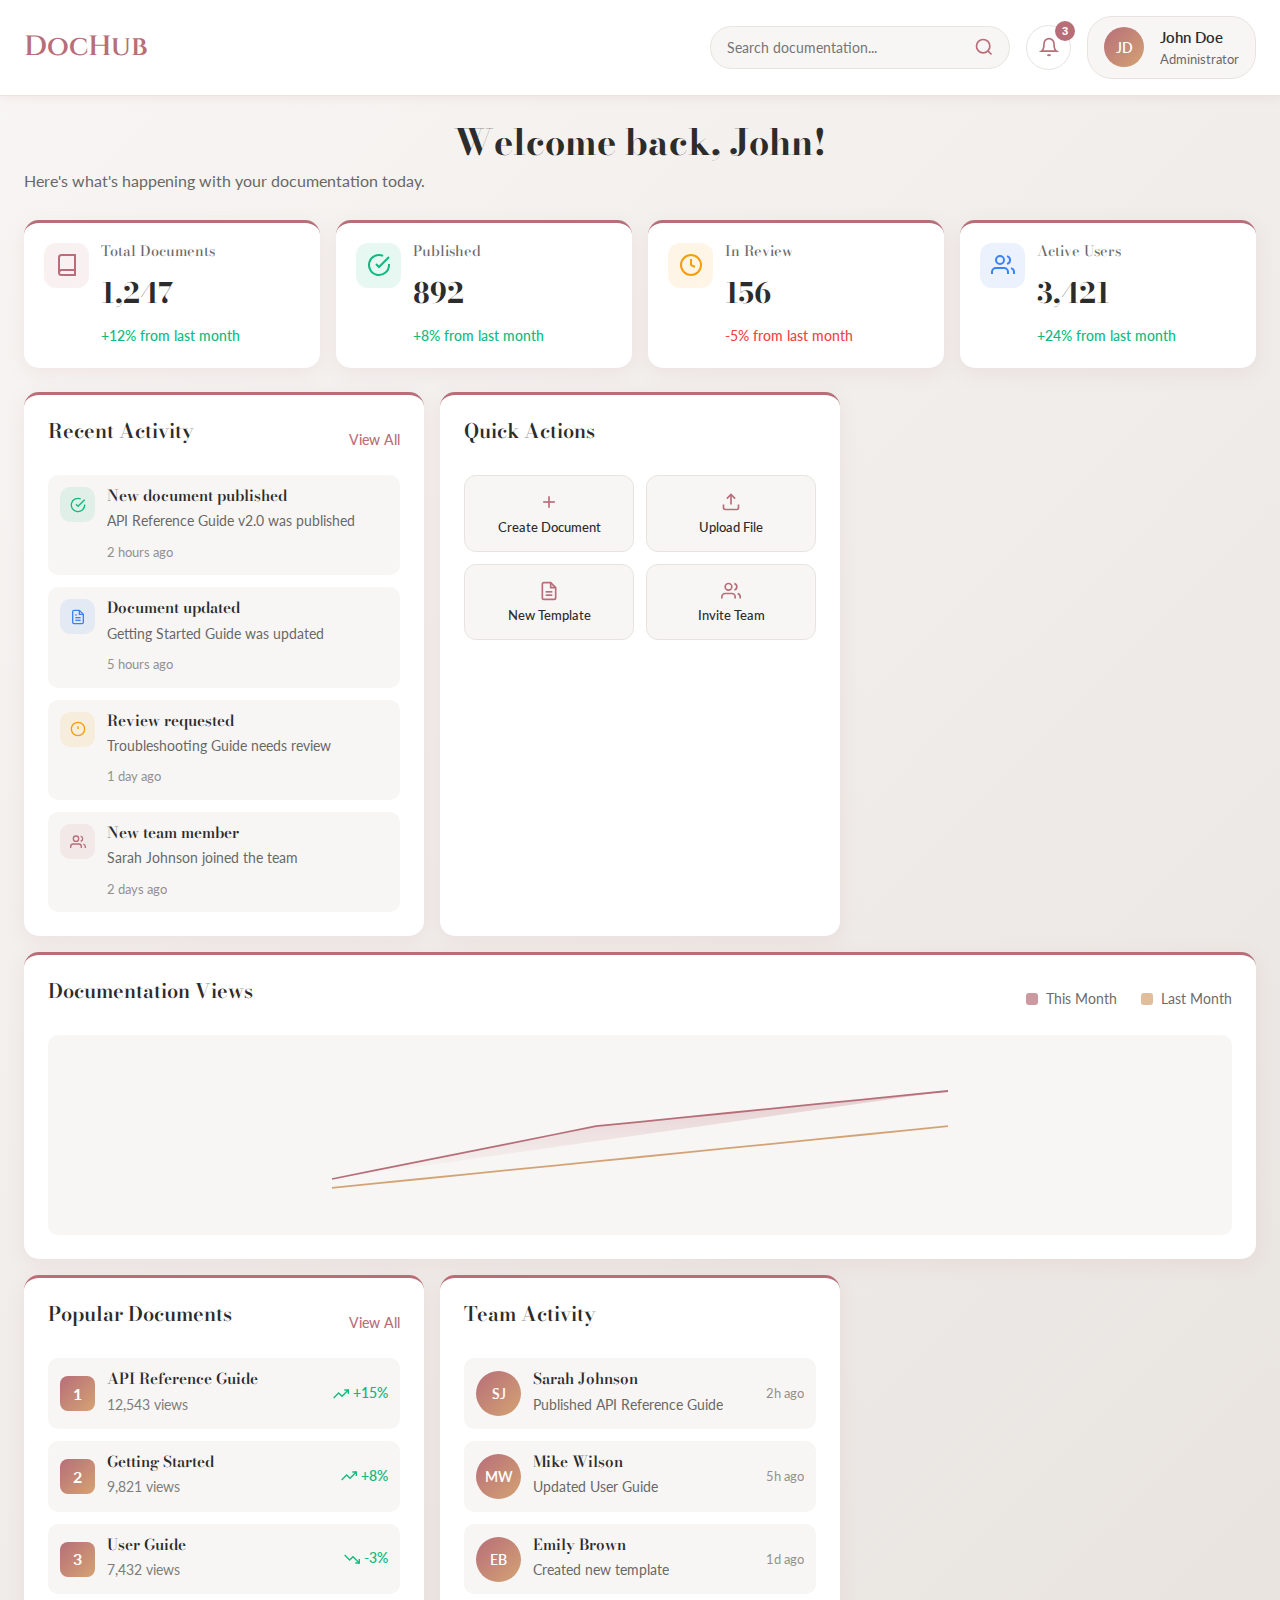
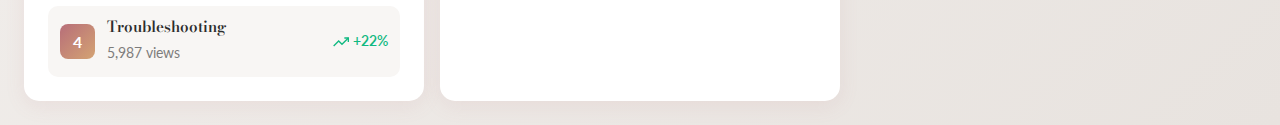
<file: dashboard.html>
<!DOCTYPE html>
<html lang="en">
<head>
    <meta charset="UTF-8">
    <meta name="viewport" content="width=device-width, initial-scale=1.0">
    <meta name="description" content="Dashboard - Documentation Hub">
    <title>Dashboard - Documentation Hub</title>
    <link rel="icon" type="image/svg+xml" href="data:image/svg+xml,%3Csvg xmlns='http://www.w3.org/2000/svg' viewBox='0 0 100 100'%3E%3Ctext y='.9em' font-size='90'%3E📚%3C/text%3E%3C/svg%3E">
    <link rel="preconnect" href="https://fonts.googleapis.com">
    <link rel="preconnect" href="https://fonts.gstatic.com" crossorigin>
    <link href="https://fonts.googleapis.com/css2?family=Bodoni+Moda:ital,opsz,wght@0,6..96,400;0,6..96,500;0,6..96,600;0,6..96,700;1,6..96,400&family=Cinzel:wght@400;500;600;700&family=Lato:wght@300;400;500;600;700&display=swap" rel="stylesheet">
    <link rel="stylesheet" href="css/style.css">
</head>
<body>
    <div class="dashboard-page">
        <!-- Dashboard Header -->
        <div class="dashboard-header">
            <div class="dashboard-container">
                <div class="dashboard-header-content">
                    <a href="index.html" class="dashboard-logo">
                        <span class="logo-text">DocHub</span>
                    </a>
                    <div class="dashboard-header-actions">
                        <div class="dashboard-search">
                            <input type="text" placeholder="Search documentation..." class="dashboard-search-input">
                            <svg width="20" height="20" viewBox="0 0 24 24" fill="none" stroke="currentColor" stroke-width="2" class="dashboard-search-icon">
                                <circle cx="11" cy="11" r="8"></circle>
                                <path d="m21 21-4.35-4.35"></path>
                            </svg>
                        </div>
                        <button class="dashboard-notification-btn" aria-label="Notifications">
                            <svg width="20" height="20" viewBox="0 0 24 24" fill="none" stroke="currentColor" stroke-width="2">
                                <path d="M18 8A6 6 0 0 0 6 8c0 7-3 9-3 9h18s-3-2-3-9"></path>
                                <path d="M13.73 21a2 2 0 0 1-3.46 0"></path>
                            </svg>
                            <span class="notification-badge">3</span>
                        </button>
                        <div class="dashboard-user">
                            <div class="user-avatar">
                                <span>JD</span>
                            </div>
                            <div class="user-info">
                                <span class="user-name">John Doe</span>
                                <span class="user-role">Administrator</span>
                            </div>
                        </div>
                    </div>
                </div>
            </div>
        </div>

        <!-- Dashboard Main Content -->
        <div class="dashboard-container">
            <!-- Welcome Section -->
            <div class="dashboard-welcome">
                <h1 class="dashboard-welcome-title">Welcome back, John!</h1>
                <p class="dashboard-welcome-subtitle">Here's what's happening with your documentation today.</p>
            </div>

            <!-- Stats Cards -->
            <div class="dashboard-stats">
                <div class="stat-card">
                    <div class="stat-icon stat-icon-primary">
                        <svg width="24" height="24" viewBox="0 0 24 24" fill="none" stroke="currentColor" stroke-width="2">
                            <path d="M4 19.5A2.5 2.5 0 0 1 6.5 17H20"></path>
                            <path d="M6.5 2H20v20H6.5A2.5 2.5 0 0 1 4 19.5v-15A2.5 2.5 0 0 1 6.5 2z"></path>
                        </svg>
                    </div>
                    <div class="stat-content">
                        <h3 class="stat-label">Total Documents</h3>
                        <p class="stat-value">1,247</p>
                        <span class="stat-change stat-change-positive">+12% from last month</span>
                    </div>
                </div>

                <div class="stat-card">
                    <div class="stat-icon stat-icon-success">
                        <svg width="24" height="24" viewBox="0 0 24 24" fill="none" stroke="currentColor" stroke-width="2">
                            <path d="M22 11.08V12a10 10 0 1 1-5.93-9.14"></path>
                            <polyline points="22 4 12 14.01 9 11.01"></polyline>
                        </svg>
                    </div>
                    <div class="stat-content">
                        <h3 class="stat-label">Published</h3>
                        <p class="stat-value">892</p>
                        <span class="stat-change stat-change-positive">+8% from last month</span>
                    </div>
                </div>

                <div class="stat-card">
                    <div class="stat-icon stat-icon-warning">
                        <svg width="24" height="24" viewBox="0 0 24 24" fill="none" stroke="currentColor" stroke-width="2">
                            <circle cx="12" cy="12" r="10"></circle>
                            <polyline points="12 6 12 12 16 14"></polyline>
                        </svg>
                    </div>
                    <div class="stat-content">
                        <h3 class="stat-label">In Review</h3>
                        <p class="stat-value">156</p>
                        <span class="stat-change stat-change-negative">-5% from last month</span>
                    </div>
                </div>

                <div class="stat-card">
                    <div class="stat-icon stat-icon-info">
                        <svg width="24" height="24" viewBox="0 0 24 24" fill="none" stroke="currentColor" stroke-width="2">
                            <path d="M17 21v-2a4 4 0 0 0-4-4H5a4 4 0 0 0-4 4v2"></path>
                            <circle cx="9" cy="7" r="4"></circle>
                            <path d="M23 21v-2a4 4 0 0 0-3-3.87"></path>
                            <path d="M16 3.13a4 4 0 0 1 0 7.75"></path>
                        </svg>
                    </div>
                    <div class="stat-content">
                        <h3 class="stat-label">Active Users</h3>
                        <p class="stat-value">3,421</p>
                        <span class="stat-change stat-change-positive">+24% from last month</span>
                    </div>
                </div>
            </div>

            <!-- Main Content Grid -->
            <div class="dashboard-grid">
                <!-- Recent Activity -->
                <div class="dashboard-card">
                    <div class="dashboard-card-header">
                        <h2 class="dashboard-card-title">Recent Activity</h2>
                        <a href="#view-all" class="dashboard-card-link">View All</a>
                    </div>
                    <div class="activity-list">
                        <div class="activity-item">
                            <div class="activity-icon activity-icon-success">
                                <svg width="16" height="16" viewBox="0 0 24 24" fill="none" stroke="currentColor" stroke-width="2">
                                    <path d="M22 11.08V12a10 10 0 1 1-5.93-9.14"></path>
                                    <polyline points="22 4 12 14.01 9 11.01"></polyline>
                                </svg>
                            </div>
                            <div class="activity-content">
                                <h4 class="activity-title">New document published</h4>
                                <p class="activity-description">API Reference Guide v2.0 was published</p>
                                <span class="activity-time">2 hours ago</span>
                            </div>
                        </div>

                        <div class="activity-item">
                            <div class="activity-icon activity-icon-info">
                                <svg width="16" height="16" viewBox="0 0 24 24" fill="none" stroke="currentColor" stroke-width="2">
                                    <path d="M14 2H6a2 2 0 0 0-2 2v16a2 2 0 0 0 2 2h12a2 2 0 0 0 2-2V8z"></path>
                                    <polyline points="14 2 14 8 20 8"></polyline>
                                    <line x1="16" y1="13" x2="8" y2="13"></line>
                                    <line x1="16" y1="17" x2="8" y2="17"></line>
                                    <polyline points="10 9 9 9 8 9"></polyline>
                                </svg>
                            </div>
                            <div class="activity-content">
                                <h4 class="activity-title">Document updated</h4>
                                <p class="activity-description">Getting Started Guide was updated</p>
                                <span class="activity-time">5 hours ago</span>
                            </div>
                        </div>

                        <div class="activity-item">
                            <div class="activity-icon activity-icon-warning">
                                <svg width="16" height="16" viewBox="0 0 24 24" fill="none" stroke="currentColor" stroke-width="2">
                                    <circle cx="12" cy="12" r="10"></circle>
                                    <line x1="12" y1="8" x2="12" y2="12"></line>
                                    <line x1="12" y1="16" x2="12.01" y2="16"></line>
                                </svg>
                            </div>
                            <div class="activity-content">
                                <h4 class="activity-title">Review requested</h4>
                                <p class="activity-description">Troubleshooting Guide needs review</p>
                                <span class="activity-time">1 day ago</span>
                            </div>
                        </div>

                        <div class="activity-item">
                            <div class="activity-icon activity-icon-primary">
                                <svg width="16" height="16" viewBox="0 0 24 24" fill="none" stroke="currentColor" stroke-width="2">
                                    <path d="M17 21v-2a4 4 0 0 0-4-4H5a4 4 0 0 0-4 4v2"></path>
                                    <circle cx="9" cy="7" r="4"></circle>
                                    <path d="M23 21v-2a4 4 0 0 0-3-3.87"></path>
                                    <path d="M16 3.13a4 4 0 0 1 0 7.75"></path>
                                </svg>
                            </div>
                            <div class="activity-content">
                                <h4 class="activity-title">New team member</h4>
                                <p class="activity-description">Sarah Johnson joined the team</p>
                                <span class="activity-time">2 days ago</span>
                            </div>
                        </div>
                    </div>
                </div>

                <!-- Quick Actions -->
                <div class="dashboard-card">
                    <div class="dashboard-card-header">
                        <h2 class="dashboard-card-title">Quick Actions</h2>
                    </div>
                    <div class="quick-actions">
                        <button class="quick-action-btn">
                            <svg width="20" height="20" viewBox="0 0 24 24" fill="none" stroke="currentColor" stroke-width="2">
                                <line x1="12" y1="5" x2="12" y2="19"></line>
                                <line x1="5" y1="12" x2="19" y2="12"></line>
                            </svg>
                            <span>Create Document</span>
                        </button>
                        <button class="quick-action-btn">
                            <svg width="20" height="20" viewBox="0 0 24 24" fill="none" stroke="currentColor" stroke-width="2">
                                <path d="M21 15v4a2 2 0 0 1-2 2H5a2 2 0 0 1-2-2v-4"></path>
                                <polyline points="17 8 12 3 7 8"></polyline>
                                <line x1="12" y1="3" x2="12" y2="15"></line>
                            </svg>
                            <span>Upload File</span>
                        </button>
                        <button class="quick-action-btn">
                            <svg width="20" height="20" viewBox="0 0 24 24" fill="none" stroke="currentColor" stroke-width="2">
                                <path d="M14 2H6a2 2 0 0 0-2 2v16a2 2 0 0 0 2 2h12a2 2 0 0 0 2-2V8z"></path>
                                <polyline points="14 2 14 8 20 8"></polyline>
                                <line x1="16" y1="13" x2="8" y2="13"></line>
                                <line x1="16" y1="17" x2="8" y2="17"></line>
                            </svg>
                            <span>New Template</span>
                        </button>
                        <button class="quick-action-btn">
                            <svg width="20" height="20" viewBox="0 0 24 24" fill="none" stroke="currentColor" stroke-width="2">
                                <path d="M17 21v-2a4 4 0 0 0-4-4H5a4 4 0 0 0-4 4v2"></path>
                                <circle cx="9" cy="7" r="4"></circle>
                                <path d="M23 21v-2a4 4 0 0 0-3-3.87"></path>
                                <path d="M16 3.13a4 4 0 0 1 0 7.75"></path>
                            </svg>
                            <span>Invite Team</span>
                        </button>
                    </div>
                </div>

                <!-- Analytics Chart -->
                <div class="dashboard-card dashboard-card-wide">
                    <div class="dashboard-card-header">
                        <h2 class="dashboard-card-title">Documentation Views</h2>
                        <div class="chart-legend">
                            <span class="legend-item">
                                <span class="legend-color" style="background: var(--secondary);"></span>
                                This Month
                            </span>
                            <span class="legend-item">
                                <span class="legend-color" style="background: var(--highlight);"></span>
                                Last Month
                            </span>
                        </div>
                    </div>
                    <div class="chart-container">
                        <div class="chart-placeholder">
                            <svg width="100%" height="200" viewBox="0 0 800 200" class="chart-svg">
                                <defs>
                                    <linearGradient id="gradient1" x1="0%" y1="0%" x2="0%" y2="100%">
                                        <stop offset="0%" style="stop-color:#B76E79;stop-opacity:0.3" />
                                        <stop offset="100%" style="stop-color:#B76E79;stop-opacity:0" />
                                    </linearGradient>
                                    <linearGradient id="gradient2" x1="0%" y1="0%" x2="0%" y2="100%">
                                        <stop offset="0%" style="stop-color:#D4A373;stop-opacity:0.3" />
                                        <stop offset="100%" style="stop-color:#D4A373;stop-opacity:0" />
                                    </linearGradient>
                                </defs>
                                <polyline points="50,150 100,140 150,130 200,120 250,110 300,100 350,90 400,85 450,80 500,75 550,70 600,65 650,60 700,55 750,50" 
                                    fill="url(#gradient1)" stroke="#B76E79" stroke-width="2"/>
                                <polyline points="50,160 100,155 150,150 200,145 250,140 300,135 350,130 400,125 450,120 500,115 550,110 600,105 650,100 700,95 750,90" 
                                    fill="url(#gradient2)" stroke="#D4A373" stroke-width="2"/>
                            </svg>
                        </div>
                    </div>
                </div>

                <!-- Popular Documents -->
                <div class="dashboard-card">
                    <div class="dashboard-card-header">
                        <h2 class="dashboard-card-title">Popular Documents</h2>
                        <a href="#view-all" class="dashboard-card-link">View All</a>
                    </div>
                    <div class="popular-docs">
                        <div class="popular-doc-item">
                            <div class="doc-rank">1</div>
                            <div class="doc-info">
                                <h4 class="doc-title">API Reference Guide</h4>
                                <p class="doc-views">12,543 views</p>
                            </div>
                            <div class="doc-trend">
                                <svg width="16" height="16" viewBox="0 0 24 24" fill="none" stroke="currentColor" stroke-width="2">
                                    <polyline points="23 6 13.5 15.5 8.5 10.5 1 18"></polyline>
                                    <polyline points="17 6 23 6 23 12"></polyline>
                                </svg>
                                <span>+15%</span>
                            </div>
                        </div>

                        <div class="popular-doc-item">
                            <div class="doc-rank">2</div>
                            <div class="doc-info">
                                <h4 class="doc-title">Getting Started</h4>
                                <p class="doc-views">9,821 views</p>
                            </div>
                            <div class="doc-trend">
                                <svg width="16" height="16" viewBox="0 0 24 24" fill="none" stroke="currentColor" stroke-width="2">
                                    <polyline points="23 6 13.5 15.5 8.5 10.5 1 18"></polyline>
                                    <polyline points="17 6 23 6 23 12"></polyline>
                                </svg>
                                <span>+8%</span>
                            </div>
                        </div>

                        <div class="popular-doc-item">
                            <div class="doc-rank">3</div>
                            <div class="doc-info">
                                <h4 class="doc-title">User Guide</h4>
                                <p class="doc-views">7,432 views</p>
                            </div>
                            <div class="doc-trend">
                                <svg width="16" height="16" viewBox="0 0 24 24" fill="none" stroke="currentColor" stroke-width="2">
                                    <polyline points="23 18 13.5 8.5 8.5 13.5 1 6"></polyline>
                                    <polyline points="17 18 23 18 23 12"></polyline>
                                </svg>
                                <span>-3%</span>
                            </div>
                        </div>

                        <div class="popular-doc-item">
                            <div class="doc-rank">4</div>
                            <div class="doc-info">
                                <h4 class="doc-title">Troubleshooting</h4>
                                <p class="doc-views">5,987 views</p>
                            </div>
                            <div class="doc-trend">
                                <svg width="16" height="16" viewBox="0 0 24 24" fill="none" stroke="currentColor" stroke-width="2">
                                    <polyline points="23 6 13.5 15.5 8.5 10.5 1 18"></polyline>
                                    <polyline points="17 6 23 6 23 12"></polyline>
                                </svg>
                                <span>+22%</span>
                            </div>
                        </div>
                    </div>
                </div>

                <!-- Team Activity -->
                <div class="dashboard-card">
                    <div class="dashboard-card-header">
                        <h2 class="dashboard-card-title">Team Activity</h2>
                    </div>
                    <div class="team-activity">
                        <div class="team-member">
                            <div class="member-avatar">
                                <span>SJ</span>
                            </div>
                            <div class="member-info">
                                <h4 class="member-name">Sarah Johnson</h4>
                                <p class="member-action">Published API Reference Guide</p>
                            </div>
                            <span class="member-time">2h ago</span>
                        </div>

                        <div class="team-member">
                            <div class="member-avatar">
                                <span>MW</span>
                            </div>
                            <div class="member-info">
                                <h4 class="member-name">Mike Wilson</h4>
                                <p class="member-action">Updated User Guide</p>
                            </div>
                            <span class="member-time">5h ago</span>
                        </div>

                        <div class="team-member">
                            <div class="member-avatar">
                                <span>EB</span>
                            </div>
                            <div class="member-info">
                                <h4 class="member-name">Emily Brown</h4>
                                <p class="member-action">Created new template</p>
                            </div>
                            <span class="member-time">1d ago</span>
                        </div>
                    </div>
                </div>
            </div>
        </div>
    </div>

    <script src="js/main.js"></script>
</body>
</html>
</file>
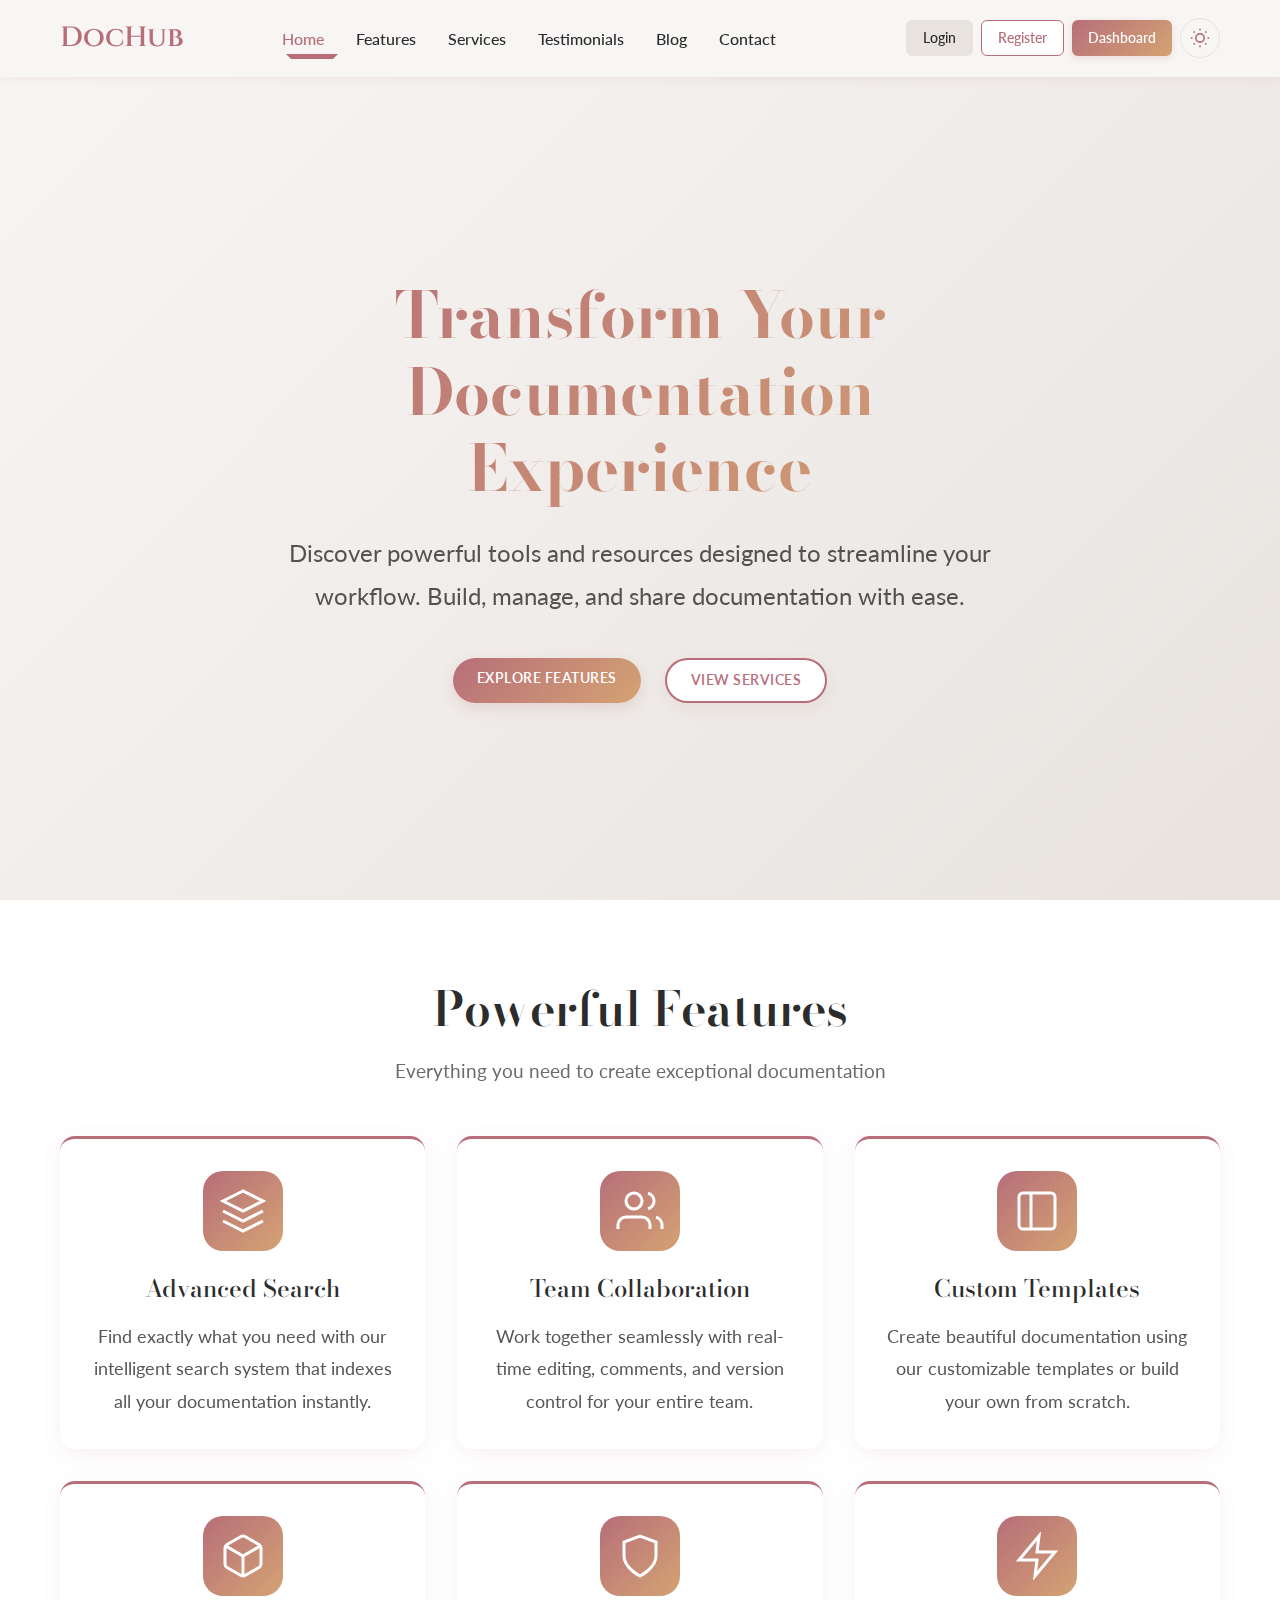
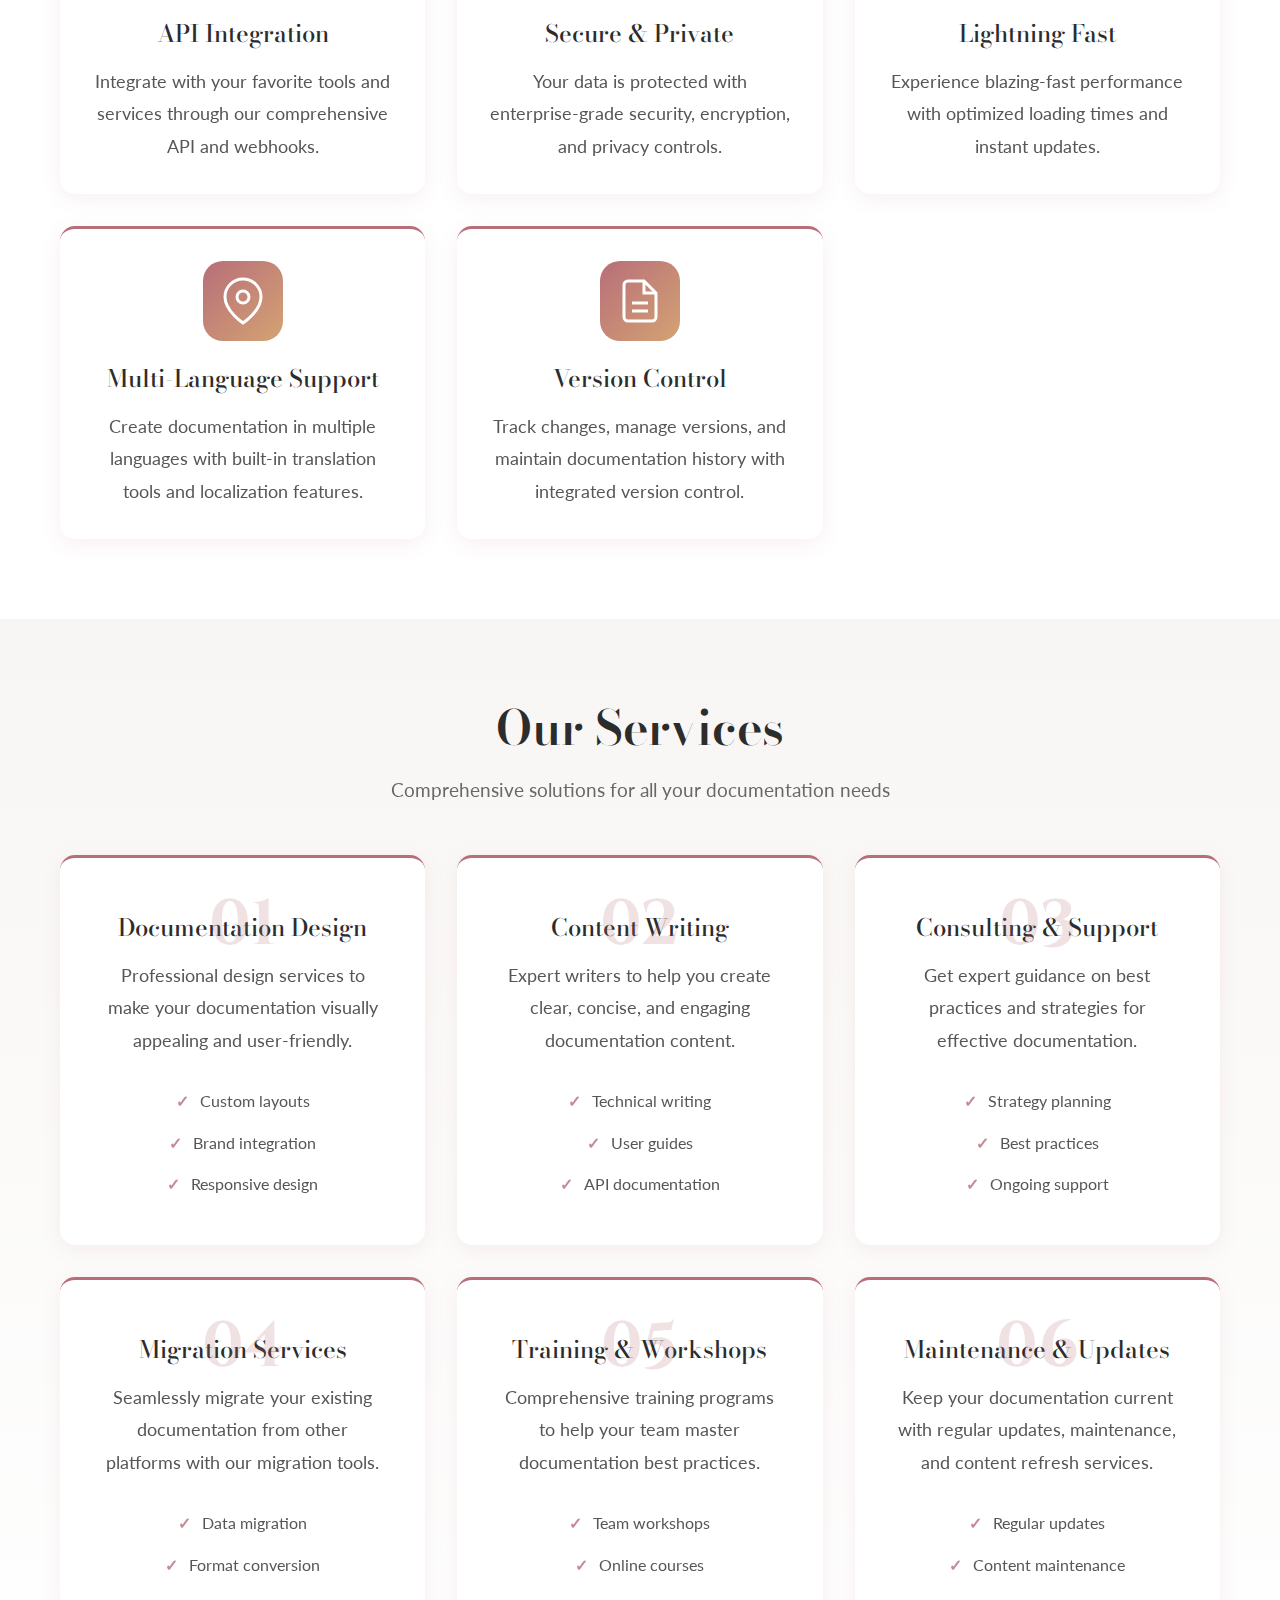
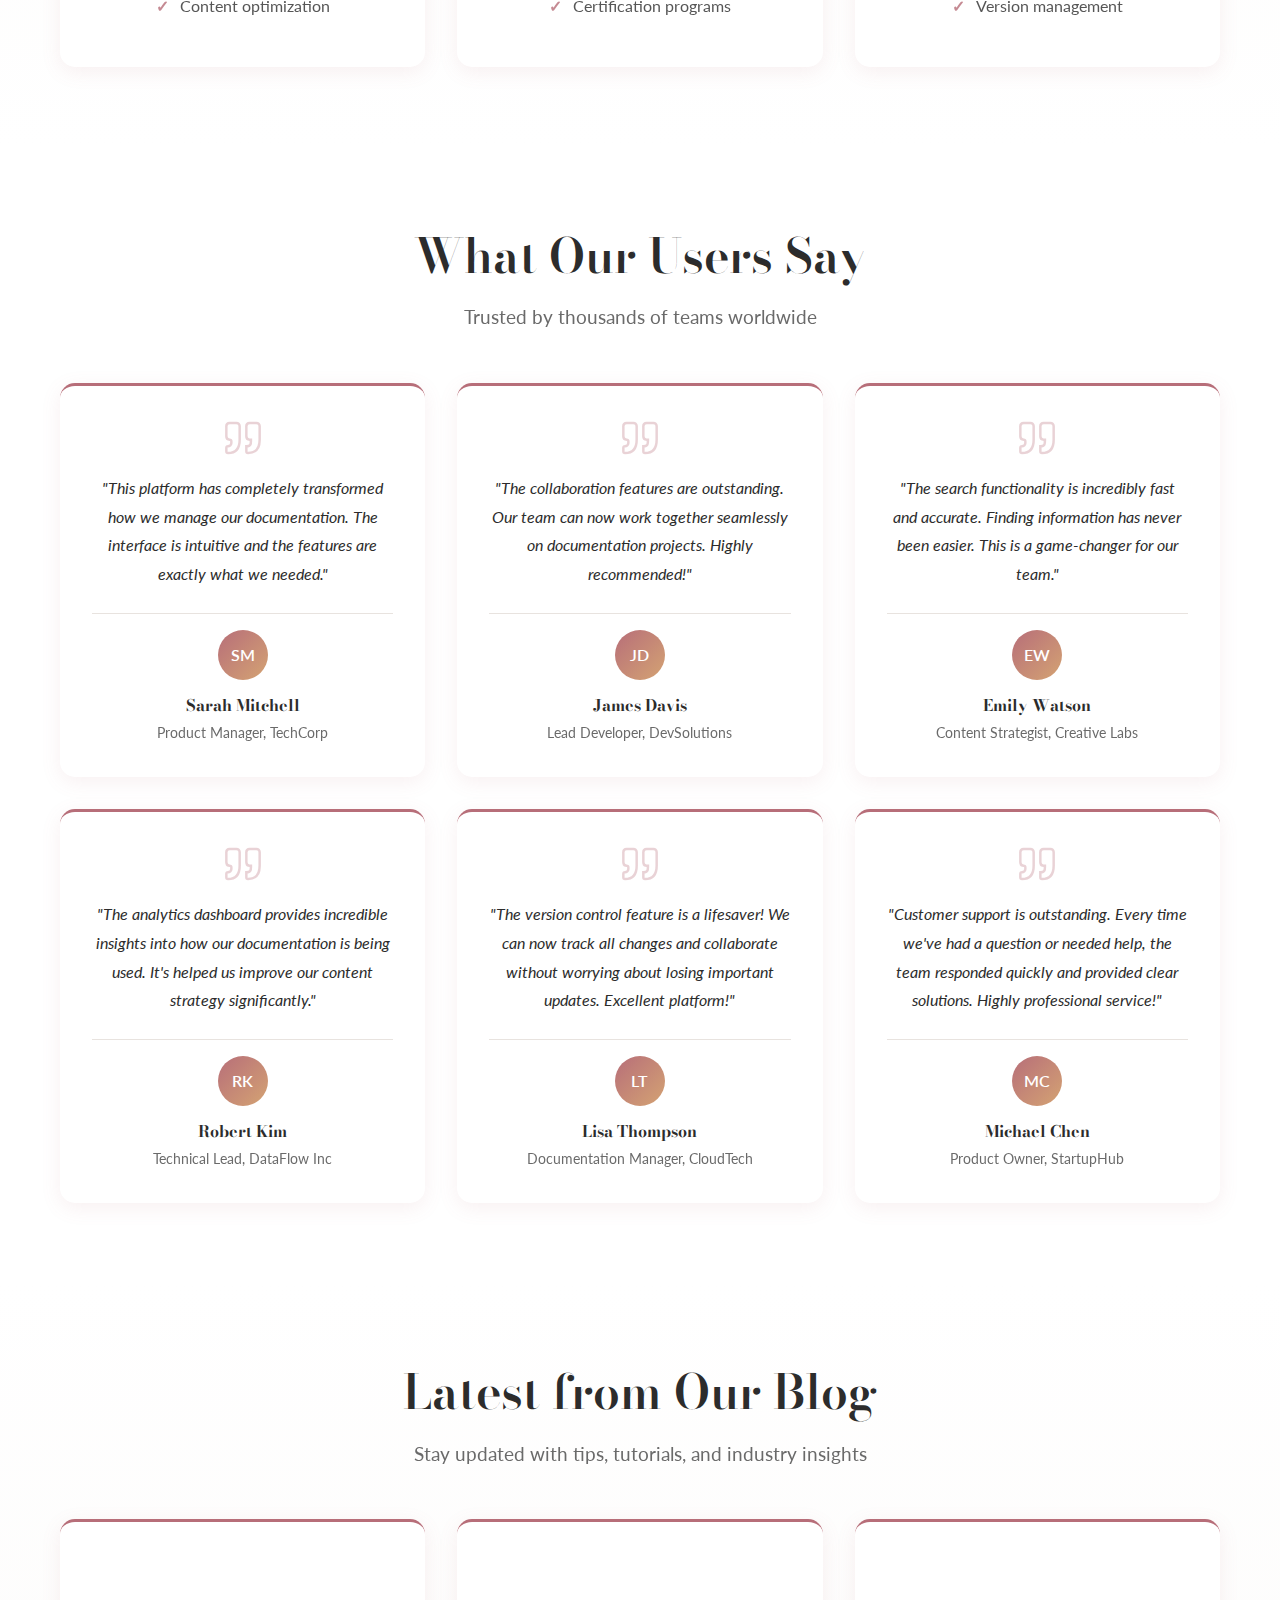
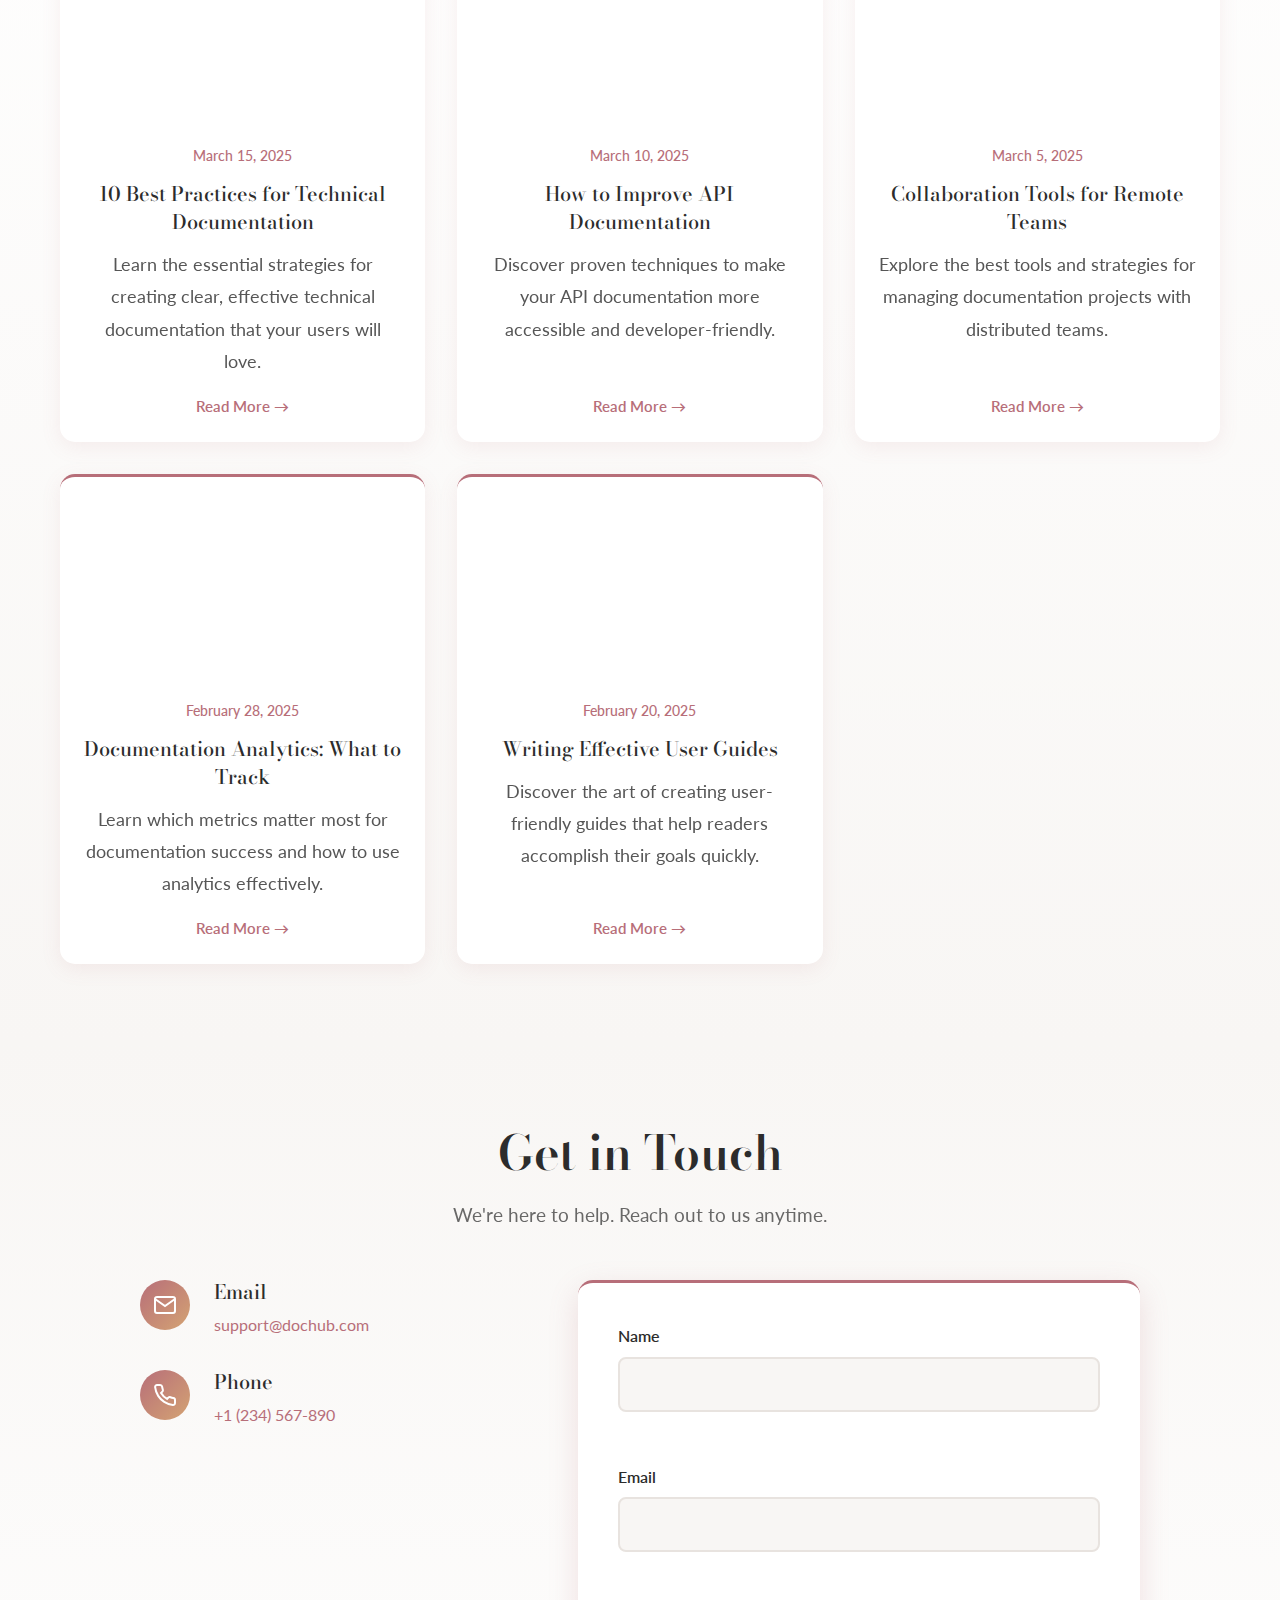
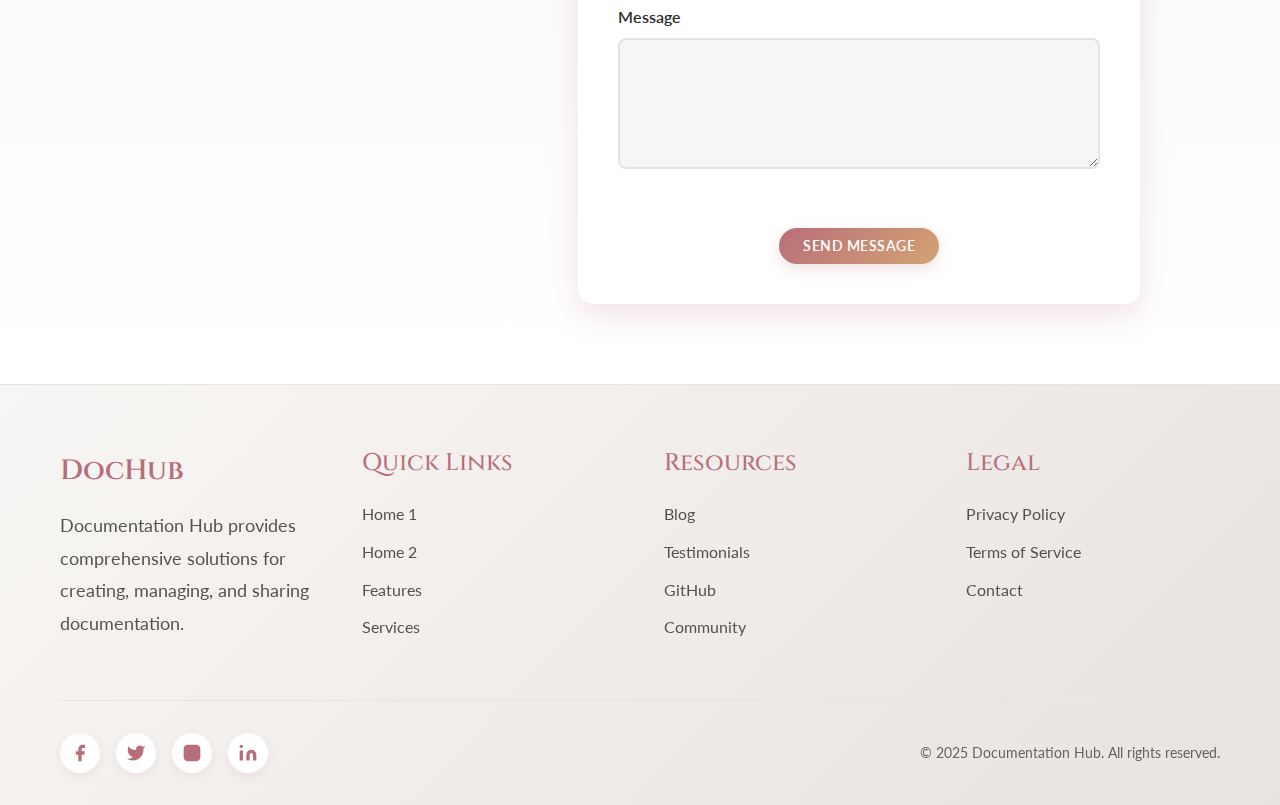
<file: home2.html>
<!DOCTYPE html>
<html lang="en">
<head>
    <meta charset="UTF-8">
    <meta name="viewport" content="width=device-width, initial-scale=1.0">
    <meta name="description" content="Documentation Hub - Alternative Home Page">
    <meta name="keywords" content="documentation, API, guides, tutorials, knowledge base">
    <meta name="author" content="Documentation Hub">
    <title>Home 2 - Documentation Hub</title>
    <link rel="icon" type="image/svg+xml" href="data:image/svg+xml,%3Csvg xmlns='http://www.w3.org/2000/svg' viewBox='0 0 100 100'%3E%3Ctext y='.9em' font-size='90'%3E📚%3C/text%3E%3C/svg%3E">
    <link rel="preconnect" href="https://fonts.googleapis.com">
    <link rel="preconnect" href="https://fonts.gstatic.com" crossorigin>
    <link href="https://fonts.googleapis.com/css2?family=Bodoni+Moda:ital,opsz,wght@0,6..96,400;0,6..96,500;0,6..96,600;0,6..96,700;1,6..96,400&family=Cinzel:wght@400;500;600;700&family=Lato:wght@300;400;500;600;700&display=swap" rel="stylesheet">
    <link rel="stylesheet" href="css/style.css">
</head>
<body>
    <!-- NAVBAR -->
    <nav class="navbar" id="navbar">
        <div class="container">
            <div class="nav-wrapper">
                <a href="index.html" class="logo">
                    <span class="logo-text">DocHub</span>
                </a>
                <ul class="nav-menu" id="navMenu">
                    <li class="nav-dropdown">
                        <a href="#" class="nav-link dropdown-toggle">Home</a>
                        <ul class="dropdown-menu">
                            <li><a href="index.html" class="dropdown-item">Home 1</a></li>
                            <li><a href="home2.html" class="dropdown-item active">Home 2</a></li>
                        </ul>
                    </li>
                    <li><a href="#features" class="nav-link">Features</a></li>
                    <li><a href="#services" class="nav-link">Services</a></li>
                    <li><a href="#testimonials" class="nav-link">Testimonials</a></li>
                    <li><a href="#blog" class="nav-link">Blog</a></li>
                    <li><a href="#contact" class="nav-link">Contact</a></li>
                    <li class="mobile-nav-buttons">
                      
                    </li>
                </ul>
                <div class="nav-actions">
                    <a href="login.html" class="btn btn-login">Login</a>
                    <a href="register.html" class="btn btn-register">Register</a>
                    <a href="dashboard.html" class="btn btn-dashboard">Dashboard</a>
                    <button class="theme-toggle" id="themeToggle" aria-label="Toggle dark mode">
                        <svg width="20" height="20" viewBox="0 0 24 24" fill="none" stroke="currentColor" stroke-width="2">
                            <circle cx="12" cy="12" r="5"></circle>
                            <line x1="12" y1="1" x2="12" y2="3"></line>
                            <line x1="12" y1="21" x2="12" y2="23"></line>
                            <line x1="4.22" y1="4.22" x2="5.64" y2="5.64"></line>
                            <line x1="18.36" y1="18.36" x2="19.78" y2="19.78"></line>
                            <line x1="1" y1="12" x2="3" y2="12"></line>
                            <line x1="21" y1="12" x2="23" y2="12"></line>
                            <line x1="4.22" y1="19.78" x2="5.64" y2="18.36"></line>
                            <line x1="18.36" y1="5.64" x2="19.78" y2="4.22"></line>
                        </svg>
                    </button>
                    <button class="mobile-menu-toggle" id="mobileMenuToggle" aria-label="Toggle mobile menu">
                        <span></span>
                        <span></span>
                        <span></span>
                    </button>
                </div>
            </div>
        </div>
    </nav>

    <!-- HERO SECTION -->
    <section id="home" class="hero hero-alt">
        <div class="hero-background"></div>
        <div class="container">
            <div class="hero-content">
                <h1 class="hero-title">Transform Your Documentation Experience</h1>
                <p class="hero-subtitle">Discover powerful tools and resources designed to streamline your workflow. Build, manage, and share documentation with ease.</p>
                <div class="hero-cta">
                    <a href="#features" class="btn btn-primary">Explore Features</a>
                    <a href="#services" class="btn btn-secondary">View Services</a>
                </div>
            </div>
        </div>
    </section>

    <!-- FEATURES SECTION -->
    <section id="features" class="section features-section">
        <div class="container">
            <h2 class="section-title">Powerful Features</h2>
            <p class="section-subtitle">Everything you need to create exceptional documentation</p>
            
            <div class="features-grid">
                <div class="feature-card">
                    <div class="feature-icon">
                        <svg width="48" height="48" viewBox="0 0 24 24" fill="none" stroke="currentColor" stroke-width="1.5">
                            <path d="M12 2L2 7l10 5 10-5-10-5z"></path>
                            <path d="M2 17l10 5 10-5"></path>
                            <path d="M2 12l10 5 10-5"></path>
                        </svg>
                    </div>
                    <h3>Advanced Search</h3>
                    <p>Find exactly what you need with our intelligent search system that indexes all your documentation instantly.</p>
                </div>
                
                <div class="feature-card">
                    <div class="feature-icon">
                        <svg width="48" height="48" viewBox="0 0 24 24" fill="none" stroke="currentColor" stroke-width="1.5">
                            <path d="M17 21v-2a4 4 0 0 0-4-4H5a4 4 0 0 0-4 4v2"></path>
                            <circle cx="9" cy="7" r="4"></circle>
                            <path d="M23 21v-2a4 4 0 0 0-3-3.87"></path>
                            <path d="M16 3.13a4 4 0 0 1 0 7.75"></path>
                        </svg>
                    </div>
                    <h3>Team Collaboration</h3>
                    <p>Work together seamlessly with real-time editing, comments, and version control for your entire team.</p>
                </div>
                
                <div class="feature-card">
                    <div class="feature-icon">
                        <svg width="48" height="48" viewBox="0 0 24 24" fill="none" stroke="currentColor" stroke-width="1.5">
                            <rect x="3" y="3" width="18" height="18" rx="2" ry="2"></rect>
                            <line x1="9" y1="3" x2="9" y2="21"></line>
                        </svg>
                    </div>
                    <h3>Custom Templates</h3>
                    <p>Create beautiful documentation using our customizable templates or build your own from scratch.</p>
                </div>
                
                <div class="feature-card">
                    <div class="feature-icon">
                        <svg width="48" height="48" viewBox="0 0 24 24" fill="none" stroke="currentColor" stroke-width="1.5">
                            <path d="M21 16V8a2 2 0 0 0-1-1.73l-7-4a2 2 0 0 0-2 0l-7 4A2 2 0 0 0 3 8v8a2 2 0 0 0 1 1.73l7 4a2 2 0 0 0 2 0l7-4A2 2 0 0 0 21 16z"></path>
                            <polyline points="3.27 6.96 12 12.01 20.73 6.96"></polyline>
                            <line x1="12" y1="22.08" x2="12" y2="12"></line>
                        </svg>
                    </div>
                    <h3>API Integration</h3>
                    <p>Integrate with your favorite tools and services through our comprehensive API and webhooks.</p>
                </div>
                
                <div class="feature-card">
                    <div class="feature-icon">
                        <svg width="48" height="48" viewBox="0 0 24 24" fill="none" stroke="currentColor" stroke-width="1.5">
                            <path d="M12 22s8-4 8-10V5l-8-3-8 3v7c0 6 8 10 8 10z"></path>
                        </svg>
                    </div>
                    <h3>Secure & Private</h3>
                    <p>Your data is protected with enterprise-grade security, encryption, and privacy controls.</p>
                </div>
                
                <div class="feature-card">
                    <div class="feature-icon">
                        <svg width="48" height="48" viewBox="0 0 24 24" fill="none" stroke="currentColor" stroke-width="1.5">
                            <path d="M13 2L3 14h9l-1 8 10-12h-9l1-8z"></path>
                        </svg>
                    </div>
                    <h3>Lightning Fast</h3>
                    <p>Experience blazing-fast performance with optimized loading times and instant updates.</p>
                </div>
                
                <div class="feature-card">
                    <div class="feature-icon">
                        <svg width="48" height="48" viewBox="0 0 24 24" fill="none" stroke="currentColor" stroke-width="1.5">
                            <path d="M21 10c0 7-9 13-9 13s-9-6-9-13a9 9 0 0 1 18 0z"></path>
                            <circle cx="12" cy="10" r="3"></circle>
                        </svg>
                    </div>
                    <h3>Multi-Language Support</h3>
                    <p>Create documentation in multiple languages with built-in translation tools and localization features.</p>
                </div>
                
                <div class="feature-card">
                    <div class="feature-icon">
                        <svg width="48" height="48" viewBox="0 0 24 24" fill="none" stroke="currentColor" stroke-width="1.5">
                            <path d="M14 2H6a2 2 0 0 0-2 2v16a2 2 0 0 0 2 2h12a2 2 0 0 0 2-2V8z"></path>
                            <polyline points="14 2 14 8 20 8"></polyline>
                            <line x1="16" y1="13" x2="8" y2="13"></line>
                            <line x1="16" y1="17" x2="8" y2="17"></line>
                        </svg>
                    </div>
                    <h3>Version Control</h3>
                    <p>Track changes, manage versions, and maintain documentation history with integrated version control.</p>
                </div>
            </div>
        </div>
    </section>

    <!-- SERVICES SECTION -->
    <section id="services" class="section services-section">
        <div class="container">
            <h2 class="section-title">Our Services</h2>
            <p class="section-subtitle">Comprehensive solutions for all your documentation needs</p>
            
            <div class="services-grid">
                <div class="service-card">
                    <div class="service-number">01</div>
                    <h3>Documentation Design</h3>
                    <p>Professional design services to make your documentation visually appealing and user-friendly.</p>
                    <ul class="service-list">
                        <li>Custom layouts</li>
                        <li>Brand integration</li>
                        <li>Responsive design</li>
                    </ul>
                </div>
                
                <div class="service-card">
                    <div class="service-number">02</div>
                    <h3>Content Writing</h3>
                    <p>Expert writers to help you create clear, concise, and engaging documentation content.</p>
                    <ul class="service-list">
                        <li>Technical writing</li>
                        <li>User guides</li>
                        <li>API documentation</li>
                    </ul>
                </div>
                
                <div class="service-card">
                    <div class="service-number">03</div>
                    <h3>Consulting & Support</h3>
                    <p>Get expert guidance on best practices and strategies for effective documentation.</p>
                    <ul class="service-list">
                        <li>Strategy planning</li>
                        <li>Best practices</li>
                        <li>Ongoing support</li>
                    </ul>
                </div>
                
                <div class="service-card">
                    <div class="service-number">04</div>
                    <h3>Migration Services</h3>
                    <p>Seamlessly migrate your existing documentation from other platforms with our migration tools.</p>
                    <ul class="service-list">
                        <li>Data migration</li>
                        <li>Format conversion</li>
                        <li>Content optimization</li>
                    </ul>
                </div>
                
                <div class="service-card">
                    <div class="service-number">05</div>
                    <h3>Training & Workshops</h3>
                    <p>Comprehensive training programs to help your team master documentation best practices.</p>
                    <ul class="service-list">
                        <li>Team workshops</li>
                        <li>Online courses</li>
                        <li>Certification programs</li>
                    </ul>
                </div>
                
                <div class="service-card">
                    <div class="service-number">06</div>
                    <h3>Maintenance & Updates</h3>
                    <p>Keep your documentation current with regular updates, maintenance, and content refresh services.</p>
                    <ul class="service-list">
                        <li>Regular updates</li>
                        <li>Content maintenance</li>
                        <li>Version management</li>
                    </ul>
                </div>
            </div>
        </div>
    </section>

    <!-- TESTIMONIALS SECTION -->
    <section id="testimonials" class="section testimonials-section">
        <div class="container">
            <h2 class="section-title">What Our Users Say</h2>
            <p class="section-subtitle">Trusted by thousands of teams worldwide</p>
            
            <div class="testimonials-grid">
                <div class="testimonial-card">
                    <div class="testimonial-content">
                        <svg width="40" height="40" viewBox="0 0 24 24" fill="none" stroke="currentColor" stroke-width="1.5" class="quote-icon">
                            <path d="M3 21c3 0 7-1 7-8V5c0-1.25-.756-2.017-2-2H4c-1.25 0-2 .75-2 1.972V11c0 1.25.75 2 2 2 1 0 1 0 1 1v1c0 1-1 2-2 2s-1 .008-1 1.031V20c0 1 0 1 1 1z"></path>
                            <path d="M15 21c3 0 7-1 7-8V5c0-1.25-.757-2.017-2-2h-4c-1.25 0-2 .75-2 1.972V11c0 1.25.75 2 2 2h.75c0 2.25.25 4-2.75 4v3c0 1 0 1 1 1z"></path>
                        </svg>
                        <p>"This platform has completely transformed how we manage our documentation. The interface is intuitive and the features are exactly what we needed."</p>
                    </div>
                    <div class="testimonial-author">
                        <div class="author-avatar">SM</div>
                        <div class="author-info">
                            <h4>Sarah Mitchell</h4>
                            <span>Product Manager, TechCorp</span>
                        </div>
                    </div>
                </div>
                
                <div class="testimonial-card">
                    <div class="testimonial-content">
                        <svg width="40" height="40" viewBox="0 0 24 24" fill="none" stroke="currentColor" stroke-width="1.5" class="quote-icon">
                            <path d="M3 21c3 0 7-1 7-8V5c0-1.25-.756-2.017-2-2H4c-1.25 0-2 .75-2 1.972V11c0 1.25.75 2 2 2 1 0 1 0 1 1v1c0 1-1 2-2 2s-1 .008-1 1.031V20c0 1 0 1 1 1z"></path>
                            <path d="M15 21c3 0 7-1 7-8V5c0-1.25-.757-2.017-2-2h-4c-1.25 0-2 .75-2 1.972V11c0 1.25.75 2 2 2h.75c0 2.25.25 4-2.75 4v3c0 1 0 1 1 1z"></path>
                        </svg>
                        <p>"The collaboration features are outstanding. Our team can now work together seamlessly on documentation projects. Highly recommended!"</p>
                    </div>
                    <div class="testimonial-author">
                        <div class="author-avatar">JD</div>
                        <div class="author-info">
                            <h4>James Davis</h4>
                            <span>Lead Developer, DevSolutions</span>
                        </div>
                    </div>
                </div>
                
                <div class="testimonial-card">
                    <div class="testimonial-content">
                        <svg width="40" height="40" viewBox="0 0 24 24" fill="none" stroke="currentColor" stroke-width="1.5" class="quote-icon">
                            <path d="M3 21c3 0 7-1 7-8V5c0-1.25-.756-2.017-2-2H4c-1.25 0-2 .75-2 1.972V11c0 1.25.75 2 2 2 1 0 1 0 1 1v1c0 1-1 2-2 2s-1 .008-1 1.031V20c0 1 0 1 1 1z"></path>
                            <path d="M15 21c3 0 7-1 7-8V5c0-1.25-.757-2.017-2-2h-4c-1.25 0-2 .75-2 1.972V11c0 1.25.75 2 2 2h.75c0 2.25.25 4-2.75 4v3c0 1 0 1 1 1z"></path>
                        </svg>
                        <p>"The search functionality is incredibly fast and accurate. Finding information has never been easier. This is a game-changer for our team."</p>
                    </div>
                    <div class="testimonial-author">
                        <div class="author-avatar">EW</div>
                        <div class="author-info">
                            <h4>Emily Watson</h4>
                            <span>Content Strategist, Creative Labs</span>
                        </div>
                    </div>
                </div>
                
                <div class="testimonial-card">
                    <div class="testimonial-content">
                        <svg width="40" height="40" viewBox="0 0 24 24" fill="none" stroke="currentColor" stroke-width="1.5" class="quote-icon">
                            <path d="M3 21c3 0 7-1 7-8V5c0-1.25-.756-2.017-2-2H4c-1.25 0-2 .75-2 1.972V11c0 1.25.75 2 2 2 1 0 1 0 1 1v1c0 1-1 2-2 2s-1 .008-1 1.031V20c0 1 0 1 1 1z"></path>
                            <path d="M15 21c3 0 7-1 7-8V5c0-1.25-.757-2.017-2-2h-4c-1.25 0-2 .75-2 1.972V11c0 1.25.75 2 2 2h.75c0 2.25.25 4-2.75 4v3c0 1 0 1 1 1z"></path>
                        </svg>
                        <p>"The analytics dashboard provides incredible insights into how our documentation is being used. It's helped us improve our content strategy significantly."</p>
                    </div>
                    <div class="testimonial-author">
                        <div class="author-avatar">RK</div>
                        <div class="author-info">
                            <h4>Robert Kim</h4>
                            <span>Technical Lead, DataFlow Inc</span>
                        </div>
                    </div>
                </div>
                
                <div class="testimonial-card">
                    <div class="testimonial-content">
                        <svg width="40" height="40" viewBox="0 0 24 24" fill="none" stroke="currentColor" stroke-width="1.5" class="quote-icon">
                            <path d="M3 21c3 0 7-1 7-8V5c0-1.25-.756-2.017-2-2H4c-1.25 0-2 .75-2 1.972V11c0 1.25.75 2 2 2 1 0 1 0 1 1v1c0 1-1 2-2 2s-1 .008-1 1.031V20c0 1 0 1 1 1z"></path>
                            <path d="M15 21c3 0 7-1 7-8V5c0-1.25-.757-2.017-2-2h-4c-1.25 0-2 .75-2 1.972V11c0 1.25.75 2 2 2h.75c0 2.25.25 4-2.75 4v3c0 1 0 1 1 1z"></path>
                        </svg>
                        <p>"The version control feature is a lifesaver! We can now track all changes and collaborate without worrying about losing important updates. Excellent platform!"</p>
                    </div>
                    <div class="testimonial-author">
                        <div class="author-avatar">LT</div>
                        <div class="author-info">
                            <h4>Lisa Thompson</h4>
                            <span>Documentation Manager, CloudTech</span>
                        </div>
                    </div>
                </div>
                
                <div class="testimonial-card">
                    <div class="testimonial-content">
                        <svg width="40" height="40" viewBox="0 0 24 24" fill="none" stroke="currentColor" stroke-width="1.5" class="quote-icon">
                            <path d="M3 21c3 0 7-1 7-8V5c0-1.25-.756-2.017-2-2H4c-1.25 0-2 .75-2 1.972V11c0 1.25.75 2 2 2 1 0 1 0 1 1v1c0 1-1 2-2 2s-1 .008-1 1.031V20c0 1 0 1 1 1z"></path>
                            <path d="M15 21c3 0 7-1 7-8V5c0-1.25-.757-2.017-2-2h-4c-1.25 0-2 .75-2 1.972V11c0 1.25.75 2 2 2h.75c0 2.25.25 4-2.75 4v3c0 1 0 1 1 1z"></path>
                        </svg>
                        <p>"Customer support is outstanding. Every time we've had a question or needed help, the team responded quickly and provided clear solutions. Highly professional service!"</p>
                    </div>
                    <div class="testimonial-author">
                        <div class="author-avatar">MC</div>
                        <div class="author-info">
                            <h4>Michael Chen</h4>
                            <span>Product Owner, StartupHub</span>
                        </div>
                    </div>
                </div>
            </div>
        </div>
    </section>

    <!-- BLOG SECTION -->
    <section id="blog" class="section blog-section">
        <div class="container">
            <h2 class="section-title">Latest from Our Blog</h2>
            <p class="section-subtitle">Stay updated with tips, tutorials, and industry insights</p>
            
            <div class="blog-grid">
                <article class="blog-card">
                    <div class="blog-image">
                        <img src="https://images.unsplash.com/photo-1451187580459-43490279c0fa?w=600&h=400&fit=crop" alt="Blog post" loading="lazy">
                    </div>
                    <div class="blog-content">
                        <span class="blog-date">March 15, 2025</span>
                        <h3>10 Best Practices for Technical Documentation</h3>
                        <p>Learn the essential strategies for creating clear, effective technical documentation that your users will love.</p>
                        <a href="#read-more" class="blog-link">Read More →</a>
                    </div>
                </article>
                
                <article class="blog-card">
                    <div class="blog-image">
                        <img src="https://images.unsplash.com/photo-1460925895917-afdab827c52f?w=600&h=400&fit=crop" alt="Blog post" loading="lazy">
                    </div>
                    <div class="blog-content">
                        <span class="blog-date">March 10, 2025</span>
                        <h3>How to Improve API Documentation</h3>
                        <p>Discover proven techniques to make your API documentation more accessible and developer-friendly.</p>
                        <a href="#read-more" class="blog-link">Read More →</a>
                    </div>
                </article>
                
                <article class="blog-card">
                    <div class="blog-image">
                        <img src="https://images.unsplash.com/photo-1522202176988-66273c2fd55f?w=600&h=400&fit=crop" alt="Blog post" loading="lazy">
                    </div>
                    <div class="blog-content">
                        <span class="blog-date">March 5, 2025</span>
                        <h3>Collaboration Tools for Remote Teams</h3>
                        <p>Explore the best tools and strategies for managing documentation projects with distributed teams.</p>
                        <a href="#read-more" class="blog-link">Read More →</a>
                    </div>
                </article>
                
                <article class="blog-card">
                    <div class="blog-image">
                        <img src="https://images.unsplash.com/photo-1551288049-bebda4e38f71?w=600&h=400&fit=crop" alt="Blog post" loading="lazy">
                    </div>
                    <div class="blog-content">
                        <span class="blog-date">February 28, 2025</span>
                        <h3>Documentation Analytics: What to Track</h3>
                        <p>Learn which metrics matter most for documentation success and how to use analytics effectively.</p>
                        <a href="#read-more" class="blog-link">Read More →</a>
                    </div>
                </article>
                
                <article class="blog-card">
                    <div class="blog-image">
                        <img src="https://images.unsplash.com/photo-1555066931-4365d14bab8c?w=600&h=400&fit=crop" alt="Blog post" loading="lazy">
                    </div>
                    <div class="blog-content">
                        <span class="blog-date">February 20, 2025</span>
                        <h3>Writing Effective User Guides</h3>
                        <p>Discover the art of creating user-friendly guides that help readers accomplish their goals quickly.</p>
                        <a href="#read-more" class="blog-link">Read More →</a>
                    </div>
                </article>
            </div>
        </div>
    </section>

    <!-- CONTACT SECTION -->
    <section id="contact" class="section contact">
        <div class="container">
            <h2 class="section-title">Get in Touch</h2>
            <p class="section-subtitle">We're here to help. Reach out to us anytime.</p>
            
            <div class="contact-content">
                <div class="contact-info">
                    <div class="contact-item">
                        <div class="contact-icon">
                            <svg width="24" height="24" viewBox="0 0 24 24" fill="none" stroke="currentColor" stroke-width="2">
                                <path d="M4 4h16c1.1 0 2 .9 2 2v12c0 1.1-.9 2-2 2H4c-1.1 0-2-.9-2-2V6c0-1.1.9-2 2-2z"></path>
                                <polyline points="22,6 12,13 2,6"></polyline>
                            </svg>
                        </div>
                        <div>
                            <h3>Email</h3>
                            <a href="mailto:support@dochub.com">support@dochub.com</a>
                        </div>
                    </div>
                    
                    <div class="contact-item">
                        <div class="contact-icon">
                            <svg width="24" height="24" viewBox="0 0 24 24" fill="none" stroke="currentColor" stroke-width="2">
                                <path d="M22 16.92v3a2 2 0 0 1-2.18 2 19.79 19.79 0 0 1-8.63-3.07 19.5 19.5 0 0 1-6-6 19.79 19.79 0 0 1-3.07-8.67A2 2 0 0 1 4.11 2h3a2 2 0 0 1 2 1.72 12.84 12.84 0 0 0 .7 2.81 2 2 0 0 1-.45 2.11L8.09 9.91a16 16 0 0 0 6 6l1.27-1.27a2 2 0 0 1 2.11-.45 12.84 12.84 0 0 0 2.81.7A2 2 0 0 1 22 16.92z"></path>
                            </svg>
                        </div>
                        <div>
                            <h3>Phone</h3>
                            <a href="tel:+1234567890">+1 (234) 567-890</a>
                        </div>
                    </div>
                </div>
                
                <form class="contact-form" id="contactForm">
                    <div class="form-group">
                        <label for="name">Name</label>
                        <input type="text" id="name" name="name" required>
                        <span class="error-message"></span>
                    </div>
                    
                    <div class="form-group">
                        <label for="email">Email</label>
                        <input type="email" id="email" name="email" required>
                        <span class="error-message"></span>
                    </div>
                    
                    <div class="form-group">
                        <label for="message">Message</label>
                        <textarea id="message" name="message" rows="5" required></textarea>
                        <span class="error-message"></span>
                    </div>
                    
                    <button type="submit" class="btn btn-primary">Send Message</button>
                    <div class="form-message" id="formMessage"></div>
                </form>
            </div>
        </div>
    </section>

    <!-- FOOTER -->
    <footer class="footer">
        <div class="container">
            <div class="footer-content">
                <div class="footer-section">
                    <a href="index.html" class="footer-logo">
                        <span class="logo-text">DocHub</span>
                    </a>
                    <p>Documentation Hub provides comprehensive solutions for creating, managing, and sharing documentation.</p>
                </div>
                
                <div class="footer-section">
                    <h3>Quick Links</h3>
                    <ul>
                        <li><a href="index.html">Home 1</a></li>
                        <li><a href="home2.html">Home 2</a></li>
                        <li><a href="#features">Features</a></li>
                        <li><a href="#services">Services</a></li>
                    </ul>
                </div>
                
                <div class="footer-section">
                    <h3>Resources</h3>
                    <ul>
                        <li><a href="#blog">Blog</a></li>
                        <li><a href="#testimonials">Testimonials</a></li>
                        <li><a href="https://github.com" target="_blank" rel="noopener noreferrer">GitHub</a></li>
                        <li><a href="https://discord.com" target="_blank" rel="noopener noreferrer">Community</a></li>
                    </ul>
                </div>
                
                <div class="footer-section">
                    <h3>Legal</h3>
                    <ul>
                        <li><a href="#privacy" target="_blank" rel="noopener noreferrer">Privacy Policy</a></li>
                        <li><a href="#terms" target="_blank" rel="noopener noreferrer">Terms of Service</a></li>
                        <li><a href="#contact">Contact</a></li>
                    </ul>
                </div>
            </div>
            
            <div class="footer-bottom">
                <div class="footer-social">
                    <a href="https://facebook.com" target="_blank" rel="noopener noreferrer" class="social-icon" aria-label="Facebook">
                        <svg width="20" height="20" viewBox="0 0 24 24" fill="currentColor">
                            <path d="M18 2h-3a5 5 0 0 0-5 5v3H7v4h3v8h4v-8h3l1-4h-4V7a1 1 0 0 1 1-1h3z"/>
                        </svg>
                    </a>
                    <a href="https://twitter.com" target="_blank" rel="noopener noreferrer" class="social-icon" aria-label="Twitter">
                        <svg width="20" height="20" viewBox="0 0 24 24" fill="currentColor">
                            <path d="M23 3a10.9 10.9 0 01-3.14 1.53 4.48 4.48 0 00-7.86 3v1A10.66 10.66 0 013 4s-4 9 5 13a11.64 11.64 0 01-7 2c9 5 20 0 20-11.5a4.5 4.5 0 00-.08-.83A7.72 7.72 0 0023 3z"/>
                        </svg>
                    </a>
                    <a href="https://instagram.com" target="_blank" rel="noopener noreferrer" class="social-icon" aria-label="Instagram">
                        <svg width="20" height="20" viewBox="0 0 24 24" fill="currentColor">
                            <rect x="2" y="2" width="20" height="20" rx="5" ry="5"></rect>
                            <path d="M16 11.37A4 4 0 1 1 12.63 8 4 4 0 0 1 16 11.37z"></path>
                            <line x1="17.5" y1="6.5" x2="17.51" y2="6.5"></line>
                        </svg>
                    </a>
                    <a href="https://linkedin.com" target="_blank" rel="noopener noreferrer" class="social-icon" aria-label="LinkedIn">
                        <svg width="20" height="20" viewBox="0 0 24 24" fill="currentColor">
                            <path d="M16 8a6 6 0 0 1 6 6v7h-4v-7a2 2 0 0 0-2-2 2 2 0 0 0-2 2v7h-4v-7a6 6 0 0 1 6-6z"></path>
                            <rect x="2" y="9" width="4" height="12"></rect>
                            <circle cx="4" cy="4" r="2"></circle>
                        </svg>
                    </a>
                </div>
                <p class="copyright">&copy; 2025 Documentation Hub. All rights reserved.</p>
            </div>
        </div>
    </footer>

    <script src="js/main.js"></script>
</body>
</html>
</file>
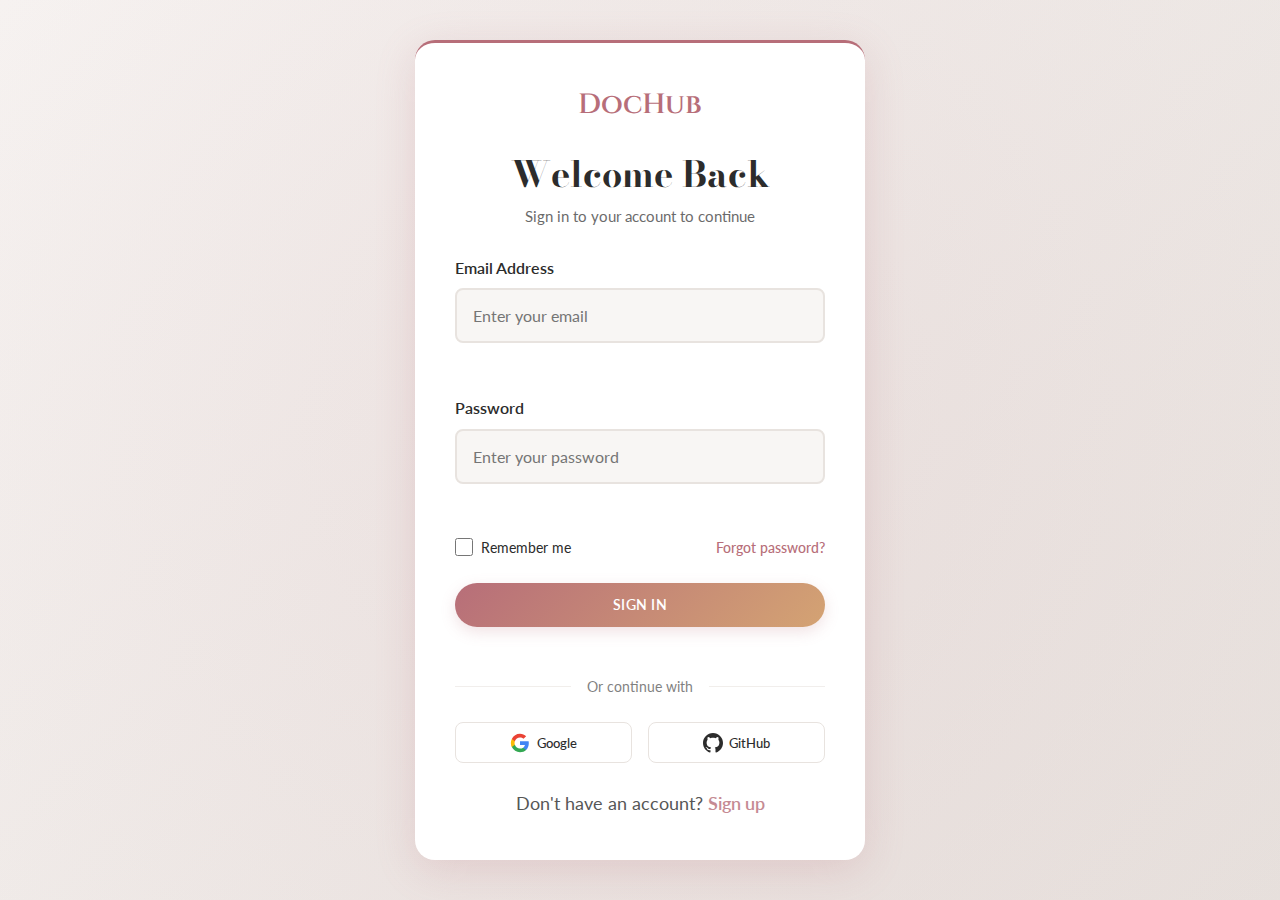
<file: login.html>
<!DOCTYPE html>
<html lang="en">
<head>
    <meta charset="UTF-8">
    <meta name="viewport" content="width=device-width, initial-scale=1.0">
    <meta name="description" content="Login to Documentation Hub">
    <title>Login - Documentation Hub</title>
    <link rel="icon" type="image/svg+xml" href="data:image/svg+xml,%3Csvg xmlns='http://www.w3.org/2000/svg' viewBox='0 0 100 100'%3E%3Ctext y='.9em' font-size='90'%3E📚%3C/text%3E%3C/svg%3E">
    <link rel="preconnect" href="https://fonts.googleapis.com">
    <link rel="preconnect" href="https://fonts.gstatic.com" crossorigin>
    <link href="https://fonts.googleapis.com/css2?family=Bodoni+Moda:ital,opsz,wght@0,6..96,400;0,6..96,500;0,6..96,600;0,6..96,700;1,6..96,400&family=Cinzel:wght@400;500;600;700&family=Lato:wght@300;400;500;600;700&display=swap" rel="stylesheet">
    <link rel="stylesheet" href="css/style.css">
</head>
<body>
    <div class="auth-page">
        <div class="auth-container">
            <div class="auth-card">
                <a href="index.html" class="auth-logo">
                    <span class="logo-text">DocHub</span>
                </a>
                <h1 class="auth-title">Welcome Back</h1>
                <p class="auth-subtitle">Sign in to your account to continue</p>
                
                <form class="auth-form" id="loginForm">
                    <div class="form-group">
                        <label for="loginEmail">Email Address</label>
                        <input type="email" id="loginEmail" name="email" placeholder="Enter your email" required>
                        <span class="error-message"></span>
                    </div>
                    
                    <div class="form-group">
                        <label for="loginPassword">Password</label>
                        <input type="password" id="loginPassword" name="password" placeholder="Enter your password" required>
                        <span class="error-message"></span>
                    </div>
                    
                    <div class="form-options">
                        <label class="checkbox-label">
                            <input type="checkbox" name="remember">
                            <span>Remember me</span>
                        </label>
                        <a href="#forgot-password" class="forgot-link">Forgot password?</a>
                    </div>
                    
                    <button type="submit" class="btn btn-primary btn-auth">Sign In</button>
                    
                    <div class="auth-divider">
                        <span>Or continue with</span>
                    </div>
                    
                    <div class="social-auth">
                        <button type="button" class="btn-social" aria-label="Sign in with Google">
                            <svg width="20" height="20" viewBox="0 0 24 24" fill="currentColor">
                                <path d="M22.56 12.25c0-.78-.07-1.53-.2-2.25H12v4.26h5.92c-.26 1.37-1.04 2.53-2.21 3.31v2.77h3.57c2.08-1.92 3.28-4.74 3.28-8.09z" fill="#4285F4"/>
                                <path d="M12 23c2.97 0 5.46-.98 7.28-2.66l-3.57-2.77c-.98.66-2.23 1.06-3.71 1.06-2.86 0-5.29-1.93-6.16-4.53H2.18v2.84C3.99 20.53 7.7 23 12 23z" fill="#34A853"/>
                                <path d="M5.84 14.09c-.22-.66-.35-1.36-.35-2.09s.13-1.43.35-2.09V7.07H2.18C1.43 8.55 1 10.22 1 12s.43 3.45 1.18 4.93l2.85-2.22.81-.62z" fill="#FBBC05"/>
                                <path d="M12 5.38c1.62 0 3.06.56 4.21 1.64l3.15-3.15C17.45 2.09 14.97 1 12 1 7.7 1 3.99 3.47 2.18 7.07l3.66 2.84c.87-2.6 3.3-4.53 6.16-4.53z" fill="#EA4335"/>
                            </svg>
                            Google
                        </button>
                        <button type="button" class="btn-social" aria-label="Sign in with GitHub">
                            <svg width="20" height="20" viewBox="0 0 24 24" fill="currentColor">
                                <path d="M12 0c-6.626 0-12 5.373-12 12 0 5.302 3.438 9.8 8.207 11.387.599.111.793-.261.793-.577v-2.234c-3.338.726-4.033-1.416-4.033-1.416-.546-1.387-1.333-1.756-1.333-1.756-1.089-.745.083-.729.083-.729 1.205.084 1.839 1.237 1.839 1.237 1.07 1.834 2.807 1.304 3.492.997.107-.775.418-1.305.762-1.604-2.665-.305-5.467-1.334-5.467-5.931 0-1.311.469-2.381 1.236-3.221-.124-.303-.535-1.524.117-3.176 0 0 1.008-.322 3.301 1.23.957-.266 1.983-.399 3.003-.404 1.02.005 2.047.138 3.006.404 2.291-1.552 3.297-1.23 3.297-1.23.653 1.653.242 2.874.118 3.176.77.84 1.235 1.911 1.235 3.221 0 4.609-2.807 5.624-5.479 5.921.43.372.823 1.102.823 2.222v3.293c0 .319.192.694.801.576 4.765-1.589 8.199-6.086 8.199-11.386 0-6.627-5.373-12-12-12z"/>
                            </svg>
                            GitHub
                        </button>
                    </div>
                    
                    <div class="auth-footer">
                        <p>Don't have an account? <a href="register.html">Sign up</a></p>
                    </div>
                    
                    <div class="form-message" id="formMessage"></div>
                </form>
            </div>
        </div>
    </div>

    <script src="js/main.js"></script>
</body>
</html>
</file>
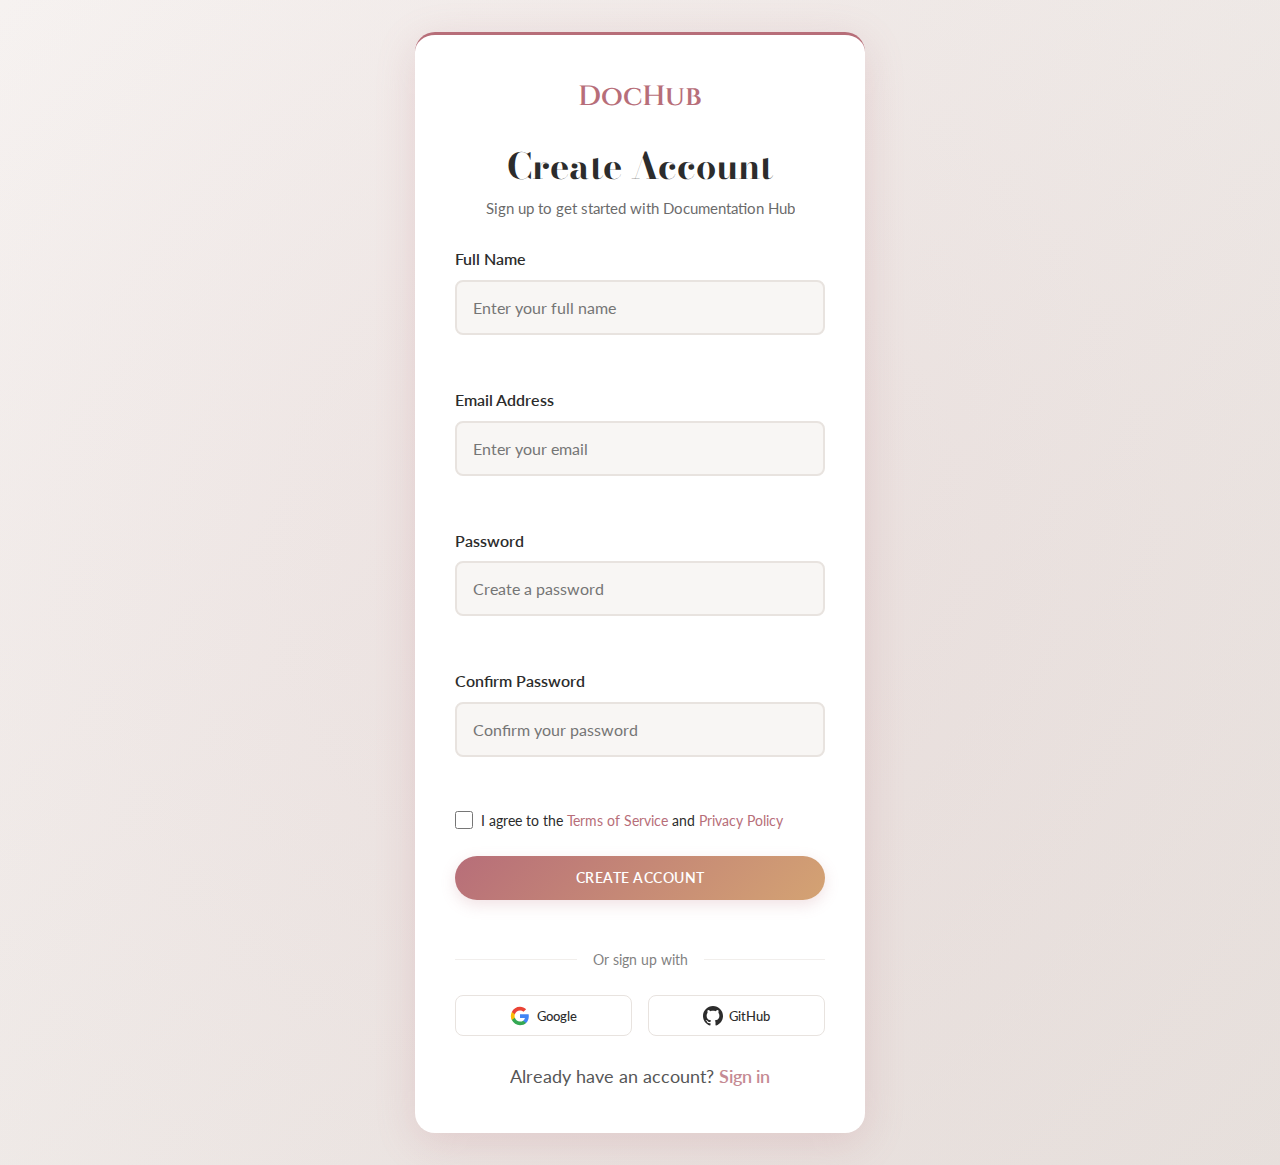
<file: register.html>
<!DOCTYPE html>
<html lang="en">
<head>
    <meta charset="UTF-8">
    <meta name="viewport" content="width=device-width, initial-scale=1.0">
    <meta name="description" content="Create an account - Documentation Hub">
    <title>Register - Documentation Hub</title>
    <link rel="icon" type="image/svg+xml" href="data:image/svg+xml,%3Csvg xmlns='http://www.w3.org/2000/svg' viewBox='0 0 100 100'%3E%3Ctext y='.9em' font-size='90'%3E📚%3C/text%3E%3C/svg%3E">
    <link rel="preconnect" href="https://fonts.googleapis.com">
    <link rel="preconnect" href="https://fonts.gstatic.com" crossorigin>
    <link href="https://fonts.googleapis.com/css2?family=Bodoni+Moda:ital,opsz,wght@0,6..96,400;0,6..96,500;0,6..96,600;0,6..96,700;1,6..96,400&family=Cinzel:wght@400;500;600;700&family=Lato:wght@300;400;500;600;700&display=swap" rel="stylesheet">
    <link rel="stylesheet" href="css/style.css">
</head>
<body>
    <div class="auth-page">
        <div class="auth-container">
            <div class="auth-card">
                <a href="index.html" class="auth-logo">
                    <span class="logo-text">DocHub</span>
                </a>
                <h1 class="auth-title">Create Account</h1>
                <p class="auth-subtitle">Sign up to get started with Documentation Hub</p>
                
                <form class="auth-form" id="registerForm">
                    <div class="form-group">
                        <label for="registerName">Full Name</label>
                        <input type="text" id="registerName" name="name" placeholder="Enter your full name" required>
                        <span class="error-message"></span>
                    </div>
                    
                    <div class="form-group">
                        <label for="registerEmail">Email Address</label>
                        <input type="email" id="registerEmail" name="email" placeholder="Enter your email" required>
                        <span class="error-message"></span>
                    </div>
                    
                    <div class="form-group">
                        <label for="registerPassword">Password</label>
                        <input type="password" id="registerPassword" name="password" placeholder="Create a password" required>
                        <span class="error-message"></span>
                    </div>
                    
                    <div class="form-group">
                        <label for="registerConfirmPassword">Confirm Password</label>
                        <input type="password" id="registerConfirmPassword" name="confirmPassword" placeholder="Confirm your password" required>
                        <span class="error-message"></span>
                    </div>
                    
                    <div class="form-options">
                        <label class="checkbox-label">
                            <input type="checkbox" name="terms" required>
                            <span>I agree to the <a href="#terms">Terms of Service</a> and <a href="#privacy">Privacy Policy</a></span>
                        </label>
                    </div>
                    
                    <button type="submit" class="btn btn-primary btn-auth">Create Account</button>
                    
                    <div class="auth-divider">
                        <span>Or sign up with</span>
                    </div>
                    
                    <div class="social-auth">
                        <button type="button" class="btn-social" aria-label="Sign up with Google">
                            <svg width="20" height="20" viewBox="0 0 24 24" fill="currentColor">
                                <path d="M22.56 12.25c0-.78-.07-1.53-.2-2.25H12v4.26h5.92c-.26 1.37-1.04 2.53-2.21 3.31v2.77h3.57c2.08-1.92 3.28-4.74 3.28-8.09z" fill="#4285F4"/>
                                <path d="M12 23c2.97 0 5.46-.98 7.28-2.66l-3.57-2.77c-.98.66-2.23 1.06-3.71 1.06-2.86 0-5.29-1.93-6.16-4.53H2.18v2.84C3.99 20.53 7.7 23 12 23z" fill="#34A853"/>
                                <path d="M5.84 14.09c-.22-.66-.35-1.36-.35-2.09s.13-1.43.35-2.09V7.07H2.18C1.43 8.55 1 10.22 1 12s.43 3.45 1.18 4.93l2.85-2.22.81-.62z" fill="#FBBC05"/>
                                <path d="M12 5.38c1.62 0 3.06.56 4.21 1.64l3.15-3.15C17.45 2.09 14.97 1 12 1 7.7 1 3.99 3.47 2.18 7.07l3.66 2.84c.87-2.6 3.3-4.53 6.16-4.53z" fill="#EA4335"/>
                            </svg>
                            Google
                        </button>
                        <button type="button" class="btn-social" aria-label="Sign up with GitHub">
                            <svg width="20" height="20" viewBox="0 0 24 24" fill="currentColor">
                                <path d="M12 0c-6.626 0-12 5.373-12 12 0 5.302 3.438 9.8 8.207 11.387.599.111.793-.261.793-.577v-2.234c-3.338.726-4.033-1.416-4.033-1.416-.546-1.387-1.333-1.756-1.333-1.756-1.089-.745.083-.729.083-.729 1.205.084 1.839 1.237 1.839 1.237 1.07 1.834 2.807 1.304 3.492.997.107-.775.418-1.305.762-1.604-2.665-.305-5.467-1.334-5.467-5.931 0-1.311.469-2.381 1.236-3.221-.124-.303-.535-1.524.117-3.176 0 0 1.008-.322 3.301 1.23.957-.266 1.983-.399 3.003-.404 1.02.005 2.047.138 3.006.404 2.291-1.552 3.297-1.23 3.297-1.23.653 1.653.242 2.874.118 3.176.77.84 1.235 1.911 1.235 3.221 0 4.609-2.807 5.624-5.479 5.921.43.372.823 1.102.823 2.222v3.293c0 .319.192.694.801.576 4.765-1.589 8.199-6.086 8.199-11.386 0-6.627-5.373-12-12-12z"/>
                            </svg>
                            GitHub
                        </button>
                    </div>
                    
                    <div class="auth-footer">
                        <p>Already have an account? <a href="login.html">Sign in</a></p>
                    </div>
                    
                    <div class="form-message" id="formMessage"></div>
                </form>
            </div>
        </div>
    </div>

    <script src="js/main.js"></script>
</body>
</html>
</file>
<file: css/style.css>
/* ============================================
   LUXURY DOCUMENTATION HUB - STYLESHEET
   Color Palette: Warm Cream, Rose Gold, Elegant Serif
   ============================================ */

/* CSS Variables */
:root {
    --primary: #F8F6F4;
    --secondary: #B76E79;
    --accent: #FFFFFF;
    --text: #2C2C2C;
    --subtle: #E8E3DF;
    --highlight: #D4A373;
    --shadow-soft: rgba(183, 110, 121, 0.1);
    --shadow-medium: rgba(183, 110, 121, 0.2);
    --shadow-strong: rgba(183, 110, 121, 0.3);
}

/* Reset & Base Styles */
* {
    margin: 0;
    padding: 0;
    box-sizing: border-box;
}

html {
    scroll-behavior: smooth;
}

body {
    font-family: 'Lato', sans-serif;
    color: var(--text);
    background-color: var(--primary);
    line-height: 1.6;
    overflow-x: hidden;
}

.container {
    max-width: 1200px;
    margin: 0 auto;
    padding: 0 20px;
}

/* Typography */
h1, h2, h3, h4, h5, h6 {
    font-family: 'Bodoni Moda', serif;
    font-weight: 700;
    line-height: 1.2;
    color: var(--text);
}

h1 {
    font-size: clamp(2.5rem, 5vw, 4rem);
    font-weight: 700;
    text-align: center !important;
    background: linear-gradient(135deg, var(--secondary), var(--highlight));
    -webkit-background-clip: text;
    -webkit-text-fill-color: transparent;
    background-clip: text;
}

h2 {
    font-size: clamp(2rem, 4vw, 3rem);
    font-weight: 600;
    text-align: center !important;
    margin-bottom: 1rem;
}

h3 {
    font-size: clamp(1.5rem, 3vw, 2rem);
    font-weight: 500;
}

p {
    font-size: clamp(1rem, 1.5vw, 1.125rem);
    line-height: 1.8;
}

/* Section Styles */
.section {
    padding: 80px 0;
    position: relative;
}

.section-title {
    margin-bottom: 1rem;
    text-align: center !important;
}

.section-subtitle {
    text-align: center;
    color: var(--text);
    opacity: 0.7;
    margin-bottom: 3rem;
    font-size: clamp(1rem, 1.5vw, 1.25rem);
}

/* ============================================
   NAVBAR
   ============================================ */
.navbar {
    position: fixed;
    top: 0;
    left: 0;
    right: 0;
    background-color: var(--primary);
    backdrop-filter: blur(10px);
    z-index: 1000;
    padding: 1rem 0;
    transition: all 0.3s ease;
    box-shadow: 0 2px 10px var(--shadow-soft);
}

.navbar.scrolled {
    background-color: rgba(248, 246, 244, 0.95);
    box-shadow: 0 4px 20px var(--shadow-medium);
}

.nav-wrapper {
    display: flex;
    justify-content: space-between;
    align-items: center;
    gap: 2rem;
}

.logo {
    text-decoration: none;
    font-family: 'Cinzel', serif;
    font-size: 1.75rem;
    font-weight: 600;
    color: var(--secondary);
    transition: transform 0.3s ease;
}

.logo:hover {
    transform: scale(1.05);
}

.nav-menu {
    display: flex;
    list-style: none;
    gap: 2rem;
    align-items: center;
}

.nav-link {
    text-decoration: none;
    color: var(--text);
    font-weight: 500;
    font-size: 1rem;
    position: relative;
    padding: 0.5rem 0;
    transition: color 0.3s ease;
}

.nav-link::after {
    content: '';
    position: absolute;
    bottom: 0;
    left: 0;
    width: 0;
    height: 2px;
    background: linear-gradient(90deg, var(--secondary), var(--highlight));
    transition: width 0.3s ease;
}

.nav-link:hover,
.nav-link.active {
    color: var(--secondary);
}

.nav-link:hover::after,
.nav-link.active::after {
    width: 100%;
}

/* Dropdown Menu */
.nav-dropdown {
    position: relative;
}

.dropdown-toggle {
    display: flex;
    align-items: center;
    gap: 0.5rem;
}

.dropdown-toggle::after {
    content: '';
    width: 0;
    height: 0;
    border-left: 5px solid transparent;
    border-right: 5px solid transparent;
    border-top: 5px solid currentColor;
    transition: transform 0.3s ease;
    margin-left: 0.25rem;
}

.nav-dropdown:hover .dropdown-toggle::after {
    transform: rotate(180deg);
}

.dropdown-menu {
    position: absolute;
    top: 100%;
    left: 0;
    background: var(--accent);
    border-radius: 10px;
    box-shadow: 0 10px 30px var(--shadow-medium);
    list-style: none;
    padding: 0.5rem 0;
    margin-top: 0.5rem;
    min-width: 150px;
    opacity: 0;
    visibility: hidden;
    transform: translateY(-10px);
    transition: all 0.3s ease;
    z-index: 1000;
    border: 1px solid var(--subtle);
}

.nav-dropdown:hover .dropdown-menu {
    opacity: 1;
    visibility: visible;
    transform: translateY(0);
}

.dropdown-item {
    display: block;
    padding: 0.75rem 1.5rem;
    color: var(--text);
    text-decoration: none;
    font-weight: 500;
    font-size: 0.95rem;
    transition: all 0.3s ease;
}

.dropdown-item:hover {
    background: var(--primary);
    color: var(--secondary);
}

.dropdown-item.active {
    background: var(--primary);
    color: var(--secondary);
    font-weight: 600;
}

.nav-actions {
    display: flex;
    align-items: center;
    justify-content: flex-end;
    gap: 0.5rem;
    flex-wrap: nowrap;
}

.theme-toggle {
    background: none;
    border: 1px solid var(--subtle);
    border-radius: 50%;
    width: 40px;
    height: 40px;
    display: flex;
    align-items: center;
    justify-content: center;
    cursor: pointer;
    color: var(--secondary);
    transition: all 0.3s ease;
}

.theme-toggle:hover {
    background: var(--secondary);
    color: var(--accent);
    transform: rotate(15deg);
}

.mobile-menu-toggle {
    display: none;
    flex-direction: column;
    gap: 5px;
    background: none;
    border: none;
    cursor: pointer;
    padding: 0.5rem;
}

.mobile-menu-toggle span {
    width: 25px;
    height: 2px;
    background: var(--secondary);
    transition: all 0.3s ease;
}

/* ============================================
   HERO SECTION
   ============================================ */
.hero {
    min-height: 100vh;
    display: flex;
    align-items: center;
    justify-content: center;
    position: relative;
    padding-top: 80px;
    overflow: hidden;
}

.hero-background {
    position: absolute;
    top: 0;
    left: 0;
    right: 0;
    bottom: 0;
    background: linear-gradient(135deg, var(--primary) 0%, var(--subtle) 100%);
    opacity: 0.5;
    z-index: -1;
}

.hero-background::before {
    content: '';
    position: absolute;
    top: -50%;
    right: -50%;
    width: 200%;
    height: 200%;
    background: radial-gradient(circle, var(--shadow-soft) 0%, transparent 70%);
    animation: float 20s ease-in-out infinite;
}

@keyframes float {
    0%, 100% { transform: translate(0, 0) rotate(0deg); }
    50% { transform: translate(-30px, -30px) rotate(180deg); }
}

.hero-content {
    text-align: center;
    max-width: 800px;
    margin: 0 auto;
    z-index: 1;
}

.hero-title {
    margin-bottom: 1.5rem;
    text-align: center !important;
}

.hero-subtitle {
    font-size: clamp(1.125rem, 2vw, 1.5rem);
    color: var(--text);
    opacity: 0.8;
    margin-bottom: 2.5rem;
    line-height: 1.8;
}

.hero-search {
    position: relative;
    max-width: 600px;
    margin: 0 auto 2.5rem;
}

.hero-search input {
    width: 100%;
    padding: 1.25rem 4rem 1.25rem 2rem;
    border: 2px solid var(--subtle);
    border-radius: 50px;
    background: var(--accent);
    font-size: 1.125rem;
    box-shadow: 0 10px 30px var(--shadow-soft);
    transition: all 0.3s ease;
}

.hero-search input:focus {
    outline: none;
    border-color: var(--secondary);
    box-shadow: 0 15px 40px var(--shadow-medium);
}

.search-btn {
    position: absolute;
    right: 1rem;
    top: 50%;
    transform: translateY(-50%);
    background: linear-gradient(135deg, var(--secondary), var(--highlight));
    border: none;
    border-radius: 50%;
    width: 38px;
    height: 38px;
    display: flex;
    align-items: center;
    justify-content: center;
    cursor: pointer;
    color: var(--accent);
    transition: all 0.3s ease;
}

.search-btn:hover {
    transform: translateY(-50%) scale(1.1);
    box-shadow: 0 5px 15px var(--shadow-medium);
}

.hero-cta {
    display: flex;
    gap: 1.5rem;
    justify-content: center;
    flex-wrap: wrap;
}

/* ============================================
   BUTTONS
   ============================================ */
.btn {
    display: inline-block;
    padding: 10px 24px;
    border-radius: 25px;
    text-decoration: none;
    font-weight: 600;
    font-size: 0.85rem;
    text-transform: uppercase;
    letter-spacing: 0.5px;
    transition: all 0.3s ease;
    border: none;
    cursor: pointer;
    font-family: 'Lato', sans-serif;
}

.btn-primary {
    background: linear-gradient(135deg, var(--secondary), var(--highlight));
    color: var(--accent);
    box-shadow: 0 5px 15px var(--shadow-medium);
}

.btn-primary:hover {
    transform: translateY(-2px) scale(1.05);
    box-shadow: 0 8px 25px var(--shadow-strong);
    background: var(--accent);
    color: var(--secondary);
    border: 2px solid var(--secondary);
}

.btn-secondary {
    background: var(--accent);
    color: var(--secondary);
    border: 2px solid var(--secondary);
    box-shadow: 0 5px 15px var(--shadow-soft);
}

.btn-secondary:hover {
    transform: translateY(-2px) scale(1.05);
    background: linear-gradient(135deg, var(--secondary), var(--highlight));
    color: var(--accent);
    box-shadow: 0 8px 25px var(--shadow-medium);
}

/* Navbar Buttons */
.btn-login,
a.btn-login {
    background: var(--subtle);
    color: var(--text);
    border: 1px solid var(--subtle);
    padding: 0.5rem 1rem;
    border-radius: 6px;
    font-weight: 500;
    font-size: 0.85rem;
    box-shadow: none;
    text-transform: none;
    letter-spacing: normal;
    transition: all 0.3s ease;
    text-decoration: none;
    display: inline-flex;
    align-items: center;
    justify-content: center;
    white-space: nowrap;
    height: 36px;
    line-height: 1;
}

.btn-login:hover,
a.btn-login:hover {
    background: var(--primary);
    border-color: var(--highlight);
    color: var(--text);
    transform: translateY(-1px);
    box-shadow: 0 2px 8px var(--shadow-soft);
}

.btn-register,
a.btn-register {
    background: var(--accent);
    color: var(--secondary);
    border: 1.5px solid var(--secondary);
    padding: 0.5rem 1rem;
    border-radius: 6px;
    font-weight: 500;
    font-size: 0.85rem;
    box-shadow: none;
    text-transform: none;
    letter-spacing: normal;
    transition: all 0.3s ease;
    text-decoration: none;
    display: inline-flex;
    align-items: center;
    justify-content: center;
    white-space: nowrap;
    height: 36px;
    line-height: 1;
}

.btn-register:hover,
a.btn-register:hover {
    background: var(--primary);
    color: var(--secondary);
    border-color: var(--secondary);
    transform: translateY(-1px);
    box-shadow: 0 2px 8px var(--shadow-soft);
}

.btn-dashboard,
a.btn-dashboard {
    background: linear-gradient(135deg, var(--secondary), var(--highlight));
    color: var(--accent);
    border: none;
    padding: 0.5rem 1rem;
    border-radius: 6px;
    font-weight: 500;
    font-size: 0.85rem;
    box-shadow: 0 2px 8px var(--shadow-medium);
    text-transform: none;
    letter-spacing: normal;
    transition: all 0.3s ease;
    text-decoration: none;
    display: inline-flex;
    align-items: center;
    justify-content: center;
    white-space: nowrap;
    height: 36px;
    line-height: 1;
}

.btn-dashboard:hover,
a.btn-dashboard:hover {
    background: linear-gradient(135deg, var(--highlight), var(--secondary));
    transform: translateY(-1px);
    box-shadow: 0 4px 12px var(--shadow-medium);
}

/* ============================================
   GETTING STARTED SECTION
   ============================================ */
.getting-started {
    background: linear-gradient(to bottom, var(--primary), var(--accent));
}

.getting-started-content {
    display: grid;
    gap: 3rem;
}

.steps-grid {
    display: grid;
    grid-template-columns: repeat(auto-fit, minmax(300px, 1fr));
    gap: 2rem;
    justify-content: center;
}

.step-card {
    background: var(--accent);
    padding: 2.5rem;
    border-radius: 15px;
    box-shadow: 0 5px 20px var(--shadow-soft);
    position: relative;
    transition: all 0.3s ease;
    border-top: 3px solid var(--secondary);
    text-align: center;
}

.step-card::before {
    content: '';
    position: absolute;
    top: 0;
    left: 0;
    right: 0;
    height: 3px;
    background: linear-gradient(90deg, var(--secondary), var(--highlight));
    border-radius: 15px 15px 0 0;
}

.step-card:hover {
    transform: translateY(-10px);
    box-shadow: 0 15px 40px var(--shadow-medium);
}

.step-number {
    font-family: 'Cinzel', serif;
    font-size: 3rem;
    font-weight: 700;
    color: var(--secondary);
    opacity: 0.2;
    margin-bottom: 1rem;
}

.step-card h3 {
    margin-bottom: 1rem;
    color: var(--text);
}

.step-card p {
    margin-bottom: 1.5rem;
    color: var(--text);
    opacity: 0.8;
}

.code-block {
    position: relative;
    background: var(--primary);
    padding: 1rem;
    border-radius: 8px;
    border-left: 3px solid var(--secondary);
}

.code-block code {
    font-family: 'Courier New', monospace;
    font-size: 0.9rem;
    color: var(--text);
    display: block;
    white-space: pre-wrap;
    word-break: break-all;
}

.copy-btn {
    position: absolute;
    top: 0.5rem;
    right: 0.5rem;
    background: var(--secondary);
    color: var(--accent);
    border: none;
    border-radius: 5px;
    padding: 0.4rem;
    cursor: pointer;
    transition: all 0.3s ease;
    display: flex;
    align-items: center;
    justify-content: center;
    width: 28px;
    height: 28px;
}

.copy-btn:hover {
    background: var(--highlight);
    transform: scale(1.1);
}

.video-tutorial {
    margin-top: 2rem;
}

.video-placeholder {
    position: relative;
    border-radius: 15px;
    overflow: hidden;
    box-shadow: 0 10px 30px var(--shadow-medium);
    cursor: pointer;
    transition: all 0.3s ease;
}

.video-placeholder:hover {
    transform: scale(1.02);
    box-shadow: 0 15px 40px var(--shadow-strong);
}

.video-placeholder img {
    width: 100%;
    height: auto;
    display: block;
    filter: brightness(0.9);
    transition: all 0.3s ease;
}

.video-placeholder:hover img {
    filter: brightness(1);
    transform: scale(1.05);
}

.play-button {
    position: absolute;
    top: 50%;
    left: 50%;
    transform: translate(-50%, -50%);
    width: 80px;
    height: 80px;
    background: rgba(255, 255, 255, 0.9);
    border-radius: 50%;
    display: flex;
    align-items: center;
    justify-content: center;
    color: var(--secondary);
    transition: all 0.3s ease;
}

.video-placeholder:hover .play-button {
    transform: translate(-50%, -50%) scale(1.1);
    background: var(--accent);
}

/* ============================================
   DOCUMENTATION SECTION
   ============================================ */
.documentation {
    background: var(--accent);
}

.docs-grid {
    display: grid;
    grid-template-columns: repeat(auto-fit, minmax(280px, 1fr));
    gap: 2rem;
}

.doc-card {
    background: var(--accent);
    padding: 2.5rem;
    border-radius: 15px;
    text-decoration: none;
    color: var(--text);
    box-shadow: 0 5px 20px var(--shadow-soft);
    transition: all 0.3s ease;
    border-top: 3px solid var(--secondary);
    display: flex;
    flex-direction: column;
    height: 100%;
}

.doc-card:hover {
    transform: translateY(-10px);
    box-shadow: 0 15px 40px var(--shadow-medium);
}

.doc-icon {
    color: var(--secondary);
    margin-bottom: 1.5rem;
    transition: transform 0.3s ease;
    display: flex;
    align-items: center;
    justify-content: center;
}

.doc-card:hover .doc-icon {
    transform: scale(1.1) rotate(5deg);
}

.doc-card h3 {
    margin-bottom: 1rem;
    color: var(--text);
}

.doc-card p {
    margin-bottom: 1.5rem;
    flex-grow: 1;
    opacity: 0.8;
}

.doc-link {
    color: var(--secondary);
    font-weight: 600;
    display: inline-block;
    text-align: center;
    align-self: center;
    transition: transform 0.3s ease;
}

.doc-card:hover .doc-link {
    transform: translateX(5px);
}

/* ============================================
   API REFERENCE SECTION
   ============================================ */
.api-reference {
    background: linear-gradient(to bottom, var(--accent), var(--primary));
}

.api-content {
    max-width: 900px;
    margin: 0 auto;
}

.api-auth {
    margin-bottom: 3rem;
}

.api-auth h3,
.api-endpoints h3 {
    margin-bottom: 1rem;
    text-align: left;
}

.api-auth p {
    margin-bottom: 1.5rem;
}

.endpoint-list {
    display: flex;
    flex-direction: column;
    gap: 2rem;
}

.endpoint-item {
    background: var(--accent);
    padding: 2rem;
    border-radius: 15px;
    box-shadow: 0 5px 20px var(--shadow-soft);
    border-top: 3px solid var(--secondary);
    transition: all 0.3s ease;
}

.endpoint-item:hover {
    transform: translateY(-5px);
    box-shadow: 0 10px 30px var(--shadow-medium);
}

.endpoint-header {
    display: flex;
    align-items: center;
    gap: 1rem;
    margin-bottom: 1rem;
}

.method {
    padding: 0.5rem 1rem;
    border-radius: 5px;
    font-weight: 600;
    font-size: 0.875rem;
    text-transform: uppercase;
    color: var(--accent);
}

.method.get {
    background: #10b981;
}

.method.post {
    background: #3b82f6;
}

.method.put {
    background: #f59e0b;
}

.method.delete {
    background: #ef4444;
}

.endpoint-path {
    font-family: 'Courier New', monospace;
    font-weight: 600;
    color: var(--text);
}

.endpoint-desc {
    margin-bottom: 1.5rem;
    opacity: 0.8;
}

.code-example {
    margin-top: 1.5rem;
}

.code-tabs {
    display: flex;
    gap: 0.5rem;
    margin-bottom: 1rem;
}

.code-tab {
    padding: 0.5rem 1.5rem;
    background: var(--primary);
    border: 1px solid var(--subtle);
    border-radius: 5px 5px 0 0;
    cursor: pointer;
    font-weight: 500;
    transition: all 0.3s ease;
}

.code-tab.active {
    background: var(--secondary);
    color: var(--accent);
    border-color: var(--secondary);
}

.code-content {
    position: relative;
}

.code-panel {
    display: none;
    background: var(--primary);
    padding: 1.5rem;
    border-radius: 0 8px 8px 8px;
    border-left: 3px solid var(--secondary);
}

.code-panel.active {
    display: block;
}

.code-panel pre {
    margin: 0;
    font-family: 'Courier New', monospace;
    font-size: 0.9rem;
    color: var(--text);
    white-space: pre-wrap;
    word-wrap: break-word;
}

/* ============================================
   FAQ SECTION
   ============================================ */
.faq {
    background: var(--accent);
}

.faq-search {
    position: relative;
    max-width: 500px;
    margin: 0 auto 3rem;
}

.faq-search input {
    width: 100%;
    padding: 1rem 3rem 1rem 1.5rem;
    border: 2px solid var(--subtle);
    border-radius: 50px;
    background: var(--primary);
    font-size: 1rem;
    transition: all 0.3s ease;
}

.faq-search input:focus {
    outline: none;
    border-color: var(--secondary);
    box-shadow: 0 5px 15px var(--shadow-soft);
}

.faq-search .search-icon {
    position: absolute;
    right: 1.5rem;
    top: 50%;
    transform: translateY(-50%);
    color: var(--secondary);
    pointer-events: none;
}

.faq-list {
    max-width: 800px;
    margin: 0 auto;
}

.faq-item {
    background: var(--accent);
    margin-bottom: 1rem;
    border-radius: 15px;
    box-shadow: 0 3px 15px var(--shadow-soft);
    overflow: hidden;
    transition: all 0.3s ease;
    border-top: 3px solid var(--secondary);
}

.faq-item:hover {
    box-shadow: 0 5px 20px var(--shadow-medium);
}

.faq-question {
    width: 100%;
    padding: 1.5rem;
    background: none;
    border: none;
    text-align: left;
    font-size: 1.125rem;
    font-weight: 600;
    color: var(--text);
    cursor: pointer;
    display: flex;
    justify-content: space-between;
    align-items: center;
    gap: 1rem;
    font-family: 'Lato', sans-serif;
}

.faq-icon {
    color: var(--secondary);
    transition: transform 0.3s ease;
    flex-shrink: 0;
}

.faq-item.active .faq-icon {
    transform: rotate(180deg);
}

.faq-answer {
    max-height: 0;
    overflow: hidden;
    transition: max-height 0.3s ease;
}

.faq-item.active .faq-answer {
    max-height: 500px;
}

.faq-answer p {
    padding: 0 1.5rem 1.5rem;
    opacity: 0.8;
    line-height: 1.8;
}

/* ============================================
   CONTACT SECTION
   ============================================ */
.contact {
    background: linear-gradient(to bottom, var(--primary), var(--accent));
}

.contact-content {
    display: grid;
    grid-template-columns: 1fr 1.5fr;
    gap: 4rem;
    max-width: 1000px;
    margin: 0 auto;
}

.contact-info {
    display: flex;
    flex-direction: column;
    gap: 2rem;
}

.contact-item {
    display: flex;
    gap: 1.5rem;
    align-items: flex-start;
}

.contact-icon {
    width: 50px;
    height: 50px;
    background: linear-gradient(135deg, var(--secondary), var(--highlight));
    border-radius: 50%;
    display: flex;
    align-items: center;
    justify-content: center;
    color: var(--accent);
    flex-shrink: 0;
}

.contact-item h3 {
    margin-bottom: 0.5rem;
    font-size: 1.25rem;
}

.contact-item a {
    color: var(--secondary);
    text-decoration: none;
    transition: color 0.3s ease;
}

.contact-item a:hover {
    color: var(--highlight);
}

.community-links {
    margin-top: 2rem;
    padding-top: 2rem;
    border-top: 1px solid var(--subtle);
}

.community-links h3 {
    margin-bottom: 1rem;
}

.social-links {
    display: flex;
    gap: 1rem;
}

.social-link {
    width: 45px;
    height: 45px;
    border-radius: 50%;
    display: flex;
    align-items: center;
    justify-content: center;
    background: var(--primary);
    color: var(--secondary);
    transition: all 0.3s ease;
    text-decoration: none;
}

.social-link:hover {
    transform: translateY(-5px) scale(1.1);
    background: var(--secondary);
    color: var(--accent);
}

.social-link.discord:hover {
    background: #5865F2;
    color: var(--accent);
}

.social-link.github:hover {
    background: #333;
    color: var(--accent);
}

.social-link.twitter:hover {
    background: #1DA1F2;
    color: var(--accent);
}

.contact-form {
    background: var(--accent);
    padding: 2.5rem;
    border-radius: 15px;
    box-shadow: 0 10px 30px var(--shadow-medium);
    border-top: 3px solid var(--secondary);
}

.contact-form button {
    display: block;
    margin: 0 auto;
}

.form-group {
    margin-bottom: 1.5rem;
}

.form-group label {
    display: block;
    margin-bottom: 0.5rem;
    font-weight: 600;
    color: var(--text);
}

.form-group input,
.form-group textarea {
    width: 100%;
    padding: 1rem;
    border: 2px solid var(--subtle);
    border-radius: 8px;
    font-family: 'Lato', sans-serif;
    font-size: 1rem;
    transition: all 0.3s ease;
    background: var(--primary);
}

.form-group input:focus,
.form-group textarea:focus {
    outline: none;
    border-color: var(--secondary);
    box-shadow: 0 0 0 3px var(--shadow-soft);
}

.form-group textarea {
    resize: vertical;
    min-height: 120px;
}

.error-message {
    display: block;
    color: #ef4444;
    font-size: 0.875rem;
    margin-top: 0.5rem;
    min-height: 1.25rem;
}

.form-message {
    margin-top: 1rem;
    padding: 1rem;
    border-radius: 8px;
    text-align: center;
    font-weight: 500;
    display: none;
}

.form-message.success {
    background: #d1fae5;
    color: #065f46;
    display: block;
}

.form-message.error {
    background: #fee2e2;
    color: #991b1b;
    display: block;
}

/* ============================================
   FOOTER
   ============================================ */
.footer {
    background: linear-gradient(135deg, var(--primary), var(--subtle));
    padding: 4rem 0 2rem;
    border-top: 1px solid var(--subtle);
}

.footer-content {
    display: grid;
    grid-template-columns: repeat(auto-fit, minmax(250px, 1fr));
    gap: 3rem;
    margin-bottom: 3rem;
}

.footer-logo {
    display: inline-block;
    text-decoration: none;
    font-family: 'Cinzel', serif;
    font-size: 1.75rem;
    font-weight: 600;
    color: var(--secondary);
    margin-bottom: 1rem;
    transition: transform 0.3s ease;
}

.footer-logo:hover {
    transform: scale(1.05);
}

.footer-section h3 {
    font-family: 'Cinzel', serif;
    font-size: 1.5rem;
    margin-bottom: 1.5rem;
    color: var(--secondary);
}

.footer-section p {
    opacity: 0.8;
    line-height: 1.8;
}

.footer-section ul {
    list-style: none;
}

.footer-section ul li {
    margin-bottom: 0.75rem;
}

.footer-section ul li a {
    color: var(--text);
    text-decoration: none;
    transition: color 0.3s ease;
    opacity: 0.8;
}

.footer-section ul li a:hover {
    color: var(--secondary);
    opacity: 1;
}

.footer-bottom {
    display: flex;
    justify-content: space-between;
    align-items: center;
    padding-top: 2rem;
    border-top: 1px solid var(--subtle);
    flex-wrap: wrap;
    gap: 2rem;
}

.footer-social {
    display: flex;
    gap: 1rem;
}

.social-icon {
    width: 40px;
    height: 40px;
    border-radius: 50%;
    display: flex;
    align-items: center;
    justify-content: center;
    background: var(--accent);
    color: var(--secondary);
    text-decoration: none;
    transition: all 0.3s ease;
    box-shadow: 0 3px 10px var(--shadow-soft);
}

.social-icon:hover {
    transform: translateY(-3px) scale(1.1);
    background: var(--secondary);
    color: var(--accent);
    box-shadow: 0 5px 15px var(--shadow-medium);
}

.social-icon.facebook:hover {
    background: #1877F2;
    color: var(--accent);
}

.social-icon.twitter:hover {
    background: #1DA1F2;
    color: var(--accent);
}

.social-icon.instagram:hover {
    background: linear-gradient(45deg, #f09433 0%, #e6683c 25%, #dc2743 50%, #cc2366 75%, #bc1888 100%);
    color: var(--accent);
}

.social-icon.linkedin:hover {
    background: #0077b5;
    color: var(--accent);
}

.copyright {
    opacity: 0.7;
    font-size: 0.9rem;
}

/* ============================================
   RESPONSIVE DESIGN
   ============================================ */
@media (max-width: 1024px) {
    .nav-menu {
        position: fixed;
        top: 70px;
        left: -100%;
        flex-direction: column;
        background: var(--accent);
        width: 100%;
        padding: 2rem;
        box-shadow: 0 10px 30px var(--shadow-medium);
        transition: left 0.3s ease;
        gap: 1rem;
        align-items: flex-start;
    }

    .nav-menu.active {
        left: 0;
    }

    .mobile-menu-toggle {
        display: flex;
    }

    .mobile-menu-toggle.active span:nth-child(1) {
        transform: rotate(45deg) translate(8px, 8px);
    }

    .mobile-menu-toggle.active span:nth-child(2) {
        opacity: 0;
    }

    .mobile-menu-toggle.active span:nth-child(3) {
        transform: rotate(-45deg) translate(7px, -7px);
    }

    /* Mobile dropdown styles */
    .nav-dropdown {
        width: 100%;
    }

    .dropdown-menu {
        position: static;
        opacity: 1;
        visibility: visible;
        transform: none;
        box-shadow: none;
        border: none;
        background: var(--primary);
        margin-top: 0.5rem;
        padding: 0;
        display: none;
        border-left: 2px solid var(--secondary);
        margin-left: 1rem;
    }

    .nav-dropdown.active .dropdown-menu {
        display: block;
    }

    .dropdown-item {
        padding: 0.75rem 1rem;
    }

    .nav-actions .btn-login,
    .nav-actions .btn-register,
    .nav-actions .btn-dashboard {
        display: none;
    }

    .mobile-nav-buttons {
        display: flex;
        flex-direction: column;
        gap: 0.75rem;
        margin-top: 1rem;
        padding-top: 1rem;
        border-top: 1px solid var(--subtle);
    }

    .mobile-nav-buttons .btn-login,
    .mobile-nav-buttons .btn-register,
    .mobile-nav-buttons .btn-dashboard {
        display: block;
        text-align: center;
        width: 100%;
    }

    .contact-content {
        grid-template-columns: 1fr;
    }

    .hero-cta {
        flex-direction: column;
        align-items: center;
    }

    .btn {
        width: 100%;
        max-width: 300px;
    }
}

@media (max-width: 768px) {
    .section {
        padding: 60px 0;
    }

    .steps-grid {
        grid-template-columns: 1fr;
    }

    .docs-grid {
        grid-template-columns: 1fr;
    }

    .footer-content {
        grid-template-columns: 1fr;
        gap: 2rem;
    }

    .footer-bottom {
        flex-direction: column;
        text-align: center;
    }

    .hero-search input {
        font-size: 1rem;
    }

    .code-tabs {
        flex-direction: column;
    }

    .code-tab {
        border-radius: 5px;
    }

    .code-panel {
        border-radius: 8px;
    }
}

@media (max-width: 480px) {
    .container {
        padding: 0 15px;
    }

    .hero {
        padding-top: 100px;
    }

    .step-card,
    .doc-card,
    .contact-form {
        padding: 1.5rem;
    }

    .endpoint-item {
        padding: 1.5rem;
    }

    .faq-question {
        font-size: 1rem;
        padding: 1rem;
    }

    .faq-answer p {
        padding: 0 1rem 1rem;
    }
}

/* Smooth scroll offset for fixed navbar */
html {
    scroll-padding-top: 80px;
}

/* ============================================
   DARK MODE STYLES
   ============================================ */
body.dark-mode {
    --primary: #1a1a1a;
    --secondary: #D4A373;
    --accent: #2d2d2d;
    --text: #E8E3DF;
    --subtle: #3a3a3a;
    --highlight: #B76E79;
    --shadow-soft: rgba(212, 163, 115, 0.1);
    --shadow-medium: rgba(212, 163, 115, 0.2);
    --shadow-strong: rgba(212, 163, 115, 0.3);
    background-color: var(--primary);
    color: var(--text);
}

body.dark-mode .navbar {
    background-color: var(--primary);
}

body.dark-mode .navbar.scrolled {
    background-color: rgba(26, 26, 26, 0.95);
}

body.dark-mode .hero-background {
    background: linear-gradient(135deg, var(--primary) 0%, var(--subtle) 100%);
}

body.dark-mode .theme-toggle {
    border-color: var(--subtle);
    color: var(--secondary);
}

body.dark-mode .theme-toggle:hover {
    background: var(--secondary);
    color: var(--primary);
}

/* ============================================
   AUTH PAGES (LOGIN & REGISTER)
   ============================================ */
.auth-page {
    min-height: 100vh;
    display: flex;
    align-items: center;
    justify-content: center;
    padding: 2rem;
    background: linear-gradient(135deg, var(--primary) 0%, var(--subtle) 100%);
    position: relative;
    overflow: hidden;
}

.auth-page::before {
    content: '';
    position: absolute;
    top: -50%;
    right: -50%;
    width: 200%;
    height: 200%;
    background: radial-gradient(circle, var(--shadow-soft) 0%, transparent 70%);
    animation: float 20s ease-in-out infinite;
    z-index: 0;
}

.auth-container {
    width: 100%;
    max-width: 450px;
    position: relative;
    z-index: 1;
}

.auth-logo {
    display: block;
    text-align: center;
    margin-bottom: 1.5rem;
    text-decoration: none;
    font-family: 'Cinzel', serif;
    font-size: 1.75rem;
    font-weight: 600;
    color: var(--secondary);
    transition: transform 0.3s ease;
}

.auth-logo:hover {
    transform: scale(1.05);
}

.auth-card {
    background: var(--accent);
    padding: 2.5rem;
    border-radius: 20px;
    box-shadow: 0 10px 40px var(--shadow-medium);
    border-top: 3px solid var(--secondary);
}

.auth-title {
    font-family: 'Bodoni Moda', serif;
    font-size: clamp(1.75rem, 4vw, 2.25rem);
    font-weight: 700;
    color: var(--text);
    text-align: center;
    margin-bottom: 0.5rem;
    background: none;
    -webkit-text-fill-color: var(--text);
}

.auth-subtitle {
    text-align: center;
    color: var(--text);
    opacity: 0.7;
    margin-bottom: 1.5rem;
    font-size: 0.95rem;
}

.auth-form {
    margin-top: 1.5rem;
}

.form-options {
    display: flex;
    justify-content: space-between;
    align-items: center;
    margin-bottom: 1.5rem;
    flex-wrap: wrap;
    gap: 0.5rem;
}

.checkbox-label {
    display: flex;
    align-items: center;
    gap: 0.5rem;
    font-size: 0.9rem;
    color: var(--text);
    cursor: pointer;
}

.checkbox-label input[type="checkbox"] {
    width: 18px;
    height: 18px;
    cursor: pointer;
    accent-color: var(--secondary);
}

.checkbox-label a {
    color: var(--secondary);
    text-decoration: none;
    transition: color 0.3s ease;
}

.checkbox-label a:hover {
    color: var(--highlight);
    text-decoration: underline;
}

.forgot-link {
    color: var(--secondary);
    text-decoration: none;
    font-size: 0.9rem;
    font-weight: 500;
    transition: color 0.3s ease;
}

.forgot-link:hover {
    color: var(--highlight);
    text-decoration: underline;
}

.btn-auth {
    width: 100%;
    padding: 0.85rem;
    font-size: 0.9rem;
    margin-bottom: 1.5rem;
}

.auth-divider {
    display: flex;
    align-items: center;
    text-align: center;
    margin: 1.5rem 0;
    color: var(--text);
    opacity: 0.6;
    font-size: 0.9rem;
}

.auth-divider::before,
.auth-divider::after {
    content: '';
    flex: 1;
    border-bottom: 1px solid var(--subtle);
}

.auth-divider span {
    padding: 0 1rem;
}

.social-auth {
    display: flex;
    gap: 1rem;
    margin-bottom: 1.5rem;
}

.btn-social {
    flex: 1;
    display: flex;
    align-items: center;
    justify-content: center;
    gap: 0.4rem;
    padding: 0.6rem 0.85rem;
    border: 1.5px solid var(--subtle);
    border-radius: 8px;
    background: var(--accent);
    color: var(--text);
    font-weight: 500;
    font-size: 0.8rem;
    cursor: pointer;
    transition: all 0.3s ease;
    font-family: 'Lato', sans-serif;
}

.btn-social:hover {
    border-color: var(--secondary);
    background: var(--primary);
    transform: translateY(-1px);
    box-shadow: 0 2px 8px var(--shadow-soft);
}

.btn-social svg {
    flex-shrink: 0;
}

.auth-footer {
    text-align: center;
    margin-top: 1.5rem;
    color: var(--text);
    opacity: 0.8;
    font-size: 0.95rem;
}

.auth-footer a {
    color: var(--secondary);
    text-decoration: none;
    font-weight: 600;
    transition: color 0.3s ease;
}

.auth-footer a:hover {
    color: var(--highlight);
    text-decoration: underline;
}

/* Dark mode for auth pages */
body.dark-mode .auth-page {
    background: linear-gradient(135deg, var(--primary) 0%, var(--subtle) 100%);
}

body.dark-mode .auth-card {
    background: var(--accent);
}

/* Responsive for auth pages */
@media (max-width: 768px) {
    .auth-card {
        padding: 2rem 1.5rem;
    }
    
    .social-auth {
        flex-direction: column;
    }
    
    .form-options {
        flex-direction: column;
        align-items: flex-start;
    }
}

/* ============================================
   DASHBOARD PAGE
   ============================================ */
.dashboard-page {
    min-height: 100vh;
    background: linear-gradient(135deg, var(--primary) 0%, var(--subtle) 100%);
    padding-bottom: 1.5rem;
}

.dashboard-container {
    max-width: 1400px;
    margin: 0 auto;
    padding: 0 1.5rem;
}

/* Dashboard Header */
.dashboard-header {
    background: var(--accent);
    border-bottom: 1px solid var(--subtle);
    padding: 1rem 0;
    margin-bottom: 1.5rem;
    box-shadow: 0 2px 10px var(--shadow-soft);
}

.dashboard-header-content {
    display: flex;
    justify-content: space-between;
    align-items: center;
    gap: 2rem;
}

.dashboard-logo {
    font-family: 'Cinzel', serif;
    font-size: 1.75rem;
    font-weight: 600;
    color: var(--secondary);
    text-decoration: none;
    transition: transform 0.3s ease;
}

.dashboard-logo:hover {
    transform: scale(1.05);
}

.dashboard-header-actions {
    display: flex;
    align-items: center;
    gap: 1rem;
}

.dashboard-search {
    position: relative;
    display: flex;
    align-items: center;
}

.dashboard-search-input {
    padding: 0.75rem 2.5rem 0.75rem 1rem;
    border: 1.5px solid var(--subtle);
    border-radius: 25px;
    background: var(--primary);
    font-size: 0.9rem;
    width: 300px;
    transition: all 0.3s ease;
    font-family: 'Lato', sans-serif;
}

.dashboard-search-input:focus {
    outline: none;
    border-color: var(--secondary);
    box-shadow: 0 0 0 3px var(--shadow-soft);
}

.dashboard-search-icon {
    position: absolute;
    right: 1rem;
    color: var(--secondary);
    pointer-events: none;
}

.dashboard-notification-btn {
    position: relative;
    background: none;
    border: 1.5px solid var(--subtle);
    border-radius: 50%;
    width: 45px;
    height: 45px;
    display: flex;
    align-items: center;
    justify-content: center;
    cursor: pointer;
    color: var(--secondary);
    transition: all 0.3s ease;
}

.dashboard-notification-btn:hover {
    background: var(--primary);
    border-color: var(--secondary);
}

.notification-badge {
    position: absolute;
    top: -5px;
    right: -5px;
    background: var(--secondary);
    color: var(--accent);
    border-radius: 50%;
    width: 20px;
    height: 20px;
    display: flex;
    align-items: center;
    justify-content: center;
    font-size: 0.7rem;
    font-weight: 600;
}

.dashboard-user {
    display: flex;
    align-items: center;
    gap: 1rem;
    padding: 0.5rem 1rem;
    border-radius: 25px;
    background: var(--primary);
    border: 1.5px solid var(--subtle);
    transition: all 0.3s ease;
}

.dashboard-user:hover {
    border-color: var(--secondary);
}

.user-avatar {
    width: 40px;
    height: 40px;
    border-radius: 50%;
    background: linear-gradient(135deg, var(--secondary), var(--highlight));
    display: flex;
    align-items: center;
    justify-content: center;
    color: var(--accent);
    font-weight: 600;
    font-size: 0.9rem;
}

.user-info {
    display: flex;
    flex-direction: column;
}

.user-name {
    font-weight: 600;
    color: var(--text);
    font-size: 0.95rem;
}

.user-role {
    font-size: 0.8rem;
    color: var(--text);
    opacity: 0.7;
}

/* Welcome Section */
.dashboard-welcome {
    margin-bottom: 1.5rem;
}

.dashboard-welcome-title {
    font-family: 'Bodoni Moda', serif;
    font-size: clamp(1.75rem, 4vw, 2.25rem);
    font-weight: 700;
    color: var(--text);
    margin-bottom: 0.25rem;
    text-align: left;
    background: none;
    -webkit-text-fill-color: var(--text);
}

.dashboard-welcome-subtitle {
    color: var(--text);
    opacity: 0.7;
    font-size: 1rem;
}

/* Stats Cards */
.dashboard-stats {
    display: grid;
    grid-template-columns: repeat(auto-fit, minmax(250px, 1fr));
    gap: 1rem;
    margin-bottom: 1.5rem;
}

.stat-card {
    background: var(--accent);
    padding: 1.25rem;
    border-radius: 15px;
    box-shadow: 0 5px 20px var(--shadow-soft);
    border-top: 3px solid var(--secondary);
    display: flex;
    align-items: flex-start;
    gap: 0.75rem;
    transition: all 0.3s ease;
}

.stat-card:hover {
    transform: translateY(-5px);
    box-shadow: 0 10px 30px var(--shadow-medium);
}

.stat-icon {
    width: 45px;
    height: 45px;
    border-radius: 12px;
    display: flex;
    align-items: center;
    justify-content: center;
    flex-shrink: 0;
}

.stat-icon-primary {
    background: rgba(183, 110, 121, 0.1);
    color: var(--secondary);
}

.stat-icon-success {
    background: rgba(16, 185, 129, 0.1);
    color: #10b981;
}

.stat-icon-warning {
    background: rgba(245, 158, 11, 0.1);
    color: #f59e0b;
}

.stat-icon-info {
    background: rgba(59, 130, 246, 0.1);
    color: #3b82f6;
}

.stat-content {
    flex: 1;
}

.stat-label {
    font-size: 0.9rem;
    color: var(--text);
    opacity: 0.7;
    margin-bottom: 0.5rem;
    font-weight: 500;
}

.stat-value {
    font-size: 1.75rem;
    font-weight: 700;
    color: var(--text);
    margin-bottom: 0.25rem;
    font-family: 'Bodoni Moda', serif;
}

.stat-change {
    font-size: 0.85rem;
    font-weight: 500;
}

.stat-change-positive {
    color: #10b981;
}

.stat-change-negative {
    color: #ef4444;
}

/* Dashboard Grid */
.dashboard-grid {
    display: grid;
    grid-template-columns: repeat(auto-fit, minmax(350px, 1fr));
    gap: 1rem;
}

.dashboard-card {
    background: var(--accent);
    padding: 1.5rem;
    border-radius: 15px;
    box-shadow: 0 5px 20px var(--shadow-soft);
    border-top: 3px solid var(--secondary);
}

.dashboard-card-wide {
    grid-column: 1 / -1;
}

.dashboard-card-header {
    display: flex;
    justify-content: space-between;
    align-items: center;
    margin-bottom: 1rem;
}

.dashboard-card-title {
    font-family: 'Bodoni Moda', serif;
    font-size: 1.25rem;
    font-weight: 600;
    color: var(--text);
}

.dashboard-card-link {
    color: var(--secondary);
    text-decoration: none;
    font-size: 0.9rem;
    font-weight: 500;
    transition: color 0.3s ease;
}

.dashboard-card-link:hover {
    color: var(--highlight);
    text-decoration: underline;
}

/* Activity List */
.activity-list {
    display: flex;
    flex-direction: column;
    gap: 0.75rem;
}

.activity-item {
    display: flex;
    gap: 0.75rem;
    padding: 0.75rem;
    border-radius: 10px;
    background: var(--primary);
    transition: all 0.3s ease;
}

.activity-item:hover {
    background: var(--subtle);
    transform: translateX(5px);
}

.activity-icon {
    width: 35px;
    height: 35px;
    border-radius: 10px;
    display: flex;
    align-items: center;
    justify-content: center;
    flex-shrink: 0;
}

.activity-icon-success {
    background: rgba(16, 185, 129, 0.1);
    color: #10b981;
}

.activity-icon-info {
    background: rgba(59, 130, 246, 0.1);
    color: #3b82f6;
}

.activity-icon-warning {
    background: rgba(245, 158, 11, 0.1);
    color: #f59e0b;
}

.activity-icon-primary {
    background: rgba(183, 110, 121, 0.1);
    color: var(--secondary);
}

.activity-content {
    flex: 1;
}

.activity-title {
    font-weight: 600;
    color: var(--text);
    margin-bottom: 0.25rem;
    font-size: 0.95rem;
}

.activity-description {
    color: var(--text);
    opacity: 0.7;
    font-size: 0.85rem;
    margin-bottom: 0.25rem;
}

.activity-time {
    color: var(--text);
    opacity: 0.5;
    font-size: 0.8rem;
}

/* Quick Actions */
.quick-actions {
    display: grid;
    grid-template-columns: repeat(2, 1fr);
    gap: 0.75rem;
}

.quick-action-btn {
    display: flex;
    flex-direction: column;
    align-items: center;
    gap: 0.4rem;
    padding: 1rem;
    border: 1.5px solid var(--subtle);
    border-radius: 12px;
    background: var(--primary);
    color: var(--text);
    cursor: pointer;
    transition: all 0.3s ease;
    font-family: 'Lato', sans-serif;
    font-weight: 500;
    font-size: 0.8rem;
}

.quick-action-btn:hover {
    border-color: var(--secondary);
    background: var(--accent);
    transform: translateY(-3px);
    box-shadow: 0 5px 15px var(--shadow-soft);
}

.quick-action-btn svg {
    color: var(--secondary);
}

/* Chart */
.chart-legend {
    display: flex;
    gap: 1.5rem;
}

.legend-item {
    display: flex;
    align-items: center;
    gap: 0.5rem;
    font-size: 0.85rem;
    color: var(--text);
    opacity: 0.7;
}

.legend-color {
    width: 12px;
    height: 12px;
    border-radius: 3px;
}

.chart-container {
    margin-top: 0.75rem;
}

.chart-placeholder {
    width: 100%;
    height: 200px;
    background: var(--primary);
    border-radius: 10px;
    padding: 0.75rem;
}

.chart-svg {
    width: 100%;
    height: 100%;
}

/* Popular Documents */
.popular-docs {
    display: flex;
    flex-direction: column;
    gap: 0.75rem;
}

.popular-doc-item {
    display: flex;
    align-items: center;
    gap: 0.75rem;
    padding: 0.75rem;
    border-radius: 10px;
    background: var(--primary);
    transition: all 0.3s ease;
}

.popular-doc-item:hover {
    background: var(--subtle);
    transform: translateX(5px);
}

.doc-rank {
    width: 35px;
    height: 35px;
    border-radius: 8px;
    background: linear-gradient(135deg, var(--secondary), var(--highlight));
    color: var(--accent);
    display: flex;
    align-items: center;
    justify-content: center;
    font-weight: 700;
    font-size: 1rem;
    flex-shrink: 0;
}

.doc-info {
    flex: 1;
}

.doc-title {
    font-weight: 600;
    color: var(--text);
    margin-bottom: 0.25rem;
    font-size: 0.95rem;
}

.doc-views {
    color: var(--text);
    opacity: 0.6;
    font-size: 0.85rem;
}

.doc-trend {
    display: flex;
    align-items: center;
    gap: 0.25rem;
    color: #10b981;
    font-weight: 600;
    font-size: 0.85rem;
}

/* Team Activity */
.team-activity {
    display: flex;
    flex-direction: column;
    gap: 0.75rem;
}

.team-member {
    display: flex;
    align-items: center;
    gap: 0.75rem;
    padding: 0.75rem;
    border-radius: 10px;
    background: var(--primary);
    transition: all 0.3s ease;
}

.team-member:hover {
    background: var(--subtle);
    transform: translateX(5px);
}

.member-avatar {
    width: 45px;
    height: 45px;
    border-radius: 50%;
    background: linear-gradient(135deg, var(--secondary), var(--highlight));
    display: flex;
    align-items: center;
    justify-content: center;
    color: var(--accent);
    font-weight: 600;
    font-size: 0.9rem;
    flex-shrink: 0;
}

.member-info {
    flex: 1;
}

.member-name {
    font-weight: 600;
    color: var(--text);
    margin-bottom: 0.25rem;
    font-size: 0.95rem;
}

.member-action {
    color: var(--text);
    opacity: 0.7;
    font-size: 0.85rem;
}

.member-time {
    color: var(--text);
    opacity: 0.5;
    font-size: 0.8rem;
}

/* Responsive Dashboard */
@media (max-width: 1024px) {
    .dashboard-grid {
        grid-template-columns: 1fr;
    }
    
    .dashboard-card-wide {
        grid-column: 1;
    }
}

@media (max-width: 768px) {
    .dashboard-container {
        padding: 0 1rem;
    }
    
    .dashboard-header-content {
        flex-direction: column;
        align-items: flex-start;
    }
    
    .dashboard-header-actions {
        width: 100%;
        flex-wrap: wrap;
    }
    
    .dashboard-search-input {
        width: 100%;
        min-width: 200px;
    }
    
    .dashboard-stats {
        grid-template-columns: 1fr;
    }
    
    .quick-actions {
        grid-template-columns: 1fr;
    }
    
    .chart-legend {
        flex-direction: column;
        gap: 0.5rem;
    }
}

/* Dark mode for dashboard */
body.dark-mode .dashboard-page {
    background: linear-gradient(135deg, var(--primary) 0%, var(--subtle) 100%);
}

body.dark-mode .dashboard-header {
    background: var(--accent);
    border-bottom-color: var(--subtle);
}

body.dark-mode .dashboard-card,
body.dark-mode .stat-card {
    background: var(--accent);
}

/* ============================================
   HOME 2 PAGE STYLES
   ============================================ */
.hero-alt {
    background: linear-gradient(135deg, var(--primary) 0%, var(--subtle) 100%);
}

/* Features Section */
.features-section {
    background: var(--accent);
}

.features-grid {
    display: grid;
    grid-template-columns: repeat(auto-fit, minmax(300px, 1fr));
    gap: 2rem;
}

.feature-card {
    background: var(--accent);
    padding: 2rem;
    border-radius: 15px;
    box-shadow: 0 5px 20px var(--shadow-soft);
    border-top: 3px solid var(--secondary);
    text-align: center;
    transition: all 0.3s ease;
}

.feature-card:hover {
    transform: translateY(-10px);
    box-shadow: 0 15px 40px var(--shadow-medium);
}

.feature-icon {
    width: 80px;
    height: 80px;
    margin: 0 auto 1.5rem;
    background: linear-gradient(135deg, var(--secondary), var(--highlight));
    border-radius: 20px;
    display: flex;
    align-items: center;
    justify-content: center;
    color: var(--accent);
}

.feature-card h3 {
    margin-bottom: 1rem;
    color: var(--text);
    font-size: 1.5rem;
}

.feature-card p {
    color: var(--text);
    opacity: 0.8;
    line-height: 1.8;
}

/* Services Section */
.services-section {
    background: linear-gradient(to bottom, var(--primary), var(--accent));
}

.services-grid {
    display: grid;
    grid-template-columns: repeat(auto-fit, minmax(320px, 1fr));
    gap: 2rem;
}

.service-card {
    background: var(--accent);
    padding: 2.5rem;
    border-radius: 15px;
    box-shadow: 0 5px 20px var(--shadow-soft);
    border-top: 3px solid var(--secondary);
    position: relative;
    transition: all 0.3s ease;
    text-align: center;
}

.service-card:hover {
    transform: translateY(-10px);
    box-shadow: 0 15px 40px var(--shadow-medium);
}

.service-number {
    font-family: 'Cinzel', serif;
    font-size: 4rem;
    font-weight: 700;
    color: var(--secondary);
    opacity: 0.2;
    position: absolute;
    top: 1rem;
    left: 50%;
    transform: translateX(-50%);
    width: 100%;
    text-align: center;
}

.service-card h3 {
    margin-bottom: 1rem;
    color: var(--text);
    font-size: 1.5rem;
    margin-top: 1rem;
    text-align: center;
}

.service-card p {
    color: var(--text);
    opacity: 0.8;
    margin-bottom: 1.5rem;
    line-height: 1.8;
    text-align: center;
}

.service-list {
    list-style: none;
    padding: 0;
    display: flex;
    flex-direction: column;
    align-items: center;
}

.service-list li {
    padding: 0.5rem 0;
    color: var(--text);
    opacity: 0.8;
    position: relative;
    padding-left: 1.5rem;
    text-align: center;
}

.service-list li::before {
    content: '✓';
    position: absolute;
    left: 0;
    color: var(--secondary);
    font-weight: 700;
}

/* Testimonials Section */
.testimonials-section {
    background: var(--accent);
}

.testimonials-grid {
    display: grid;
    grid-template-columns: repeat(auto-fit, minmax(320px, 1fr));
    gap: 2rem;
}

.testimonial-card {
    background: var(--accent);
    padding: 2rem;
    border-radius: 15px;
    box-shadow: 0 5px 20px var(--shadow-soft);
    border-top: 3px solid var(--secondary);
    transition: all 0.3s ease;
    text-align: center;
}

.testimonial-card:hover {
    transform: translateY(-5px);
    box-shadow: 0 10px 30px var(--shadow-medium);
}

.testimonial-content {
    margin-bottom: 1.5rem;
    display: flex;
    flex-direction: column;
    align-items: center;
}

.quote-icon {
    color: var(--secondary);
    opacity: 0.3;
    margin-bottom: 1rem;
    margin: 0 auto 1rem;
}

.testimonial-content p {
    color: var(--text);
    font-style: italic;
    line-height: 1.8;
    font-size: 1rem;
    text-align: center;
}

.testimonial-author {
    display: flex;
    align-items: center;
    justify-content: center;
    gap: 1rem;
    padding-top: 1rem;
    border-top: 1px solid var(--subtle);
    flex-direction: column;
    text-align: center;
}

.author-info {
    text-align: center;
}

.author-info h4 {
    text-align: center;
}

.author-info span {
    text-align: center;
}

.author-avatar {
    width: 50px;
    height: 50px;
    border-radius: 50%;
    background: linear-gradient(135deg, var(--secondary), var(--highlight));
    display: flex;
    align-items: center;
    justify-content: center;
    color: var(--accent);
    font-weight: 600;
    font-size: 1rem;
    flex-shrink: 0;
}

.author-info h4 {
    margin-bottom: 0.25rem;
    color: var(--text);
    font-size: 1rem;
}

.author-info span {
    color: var(--text);
    opacity: 0.7;
    font-size: 0.85rem;
}

/* Blog Section */
.blog-section {
    background: linear-gradient(to bottom, var(--accent), var(--primary));
}

.blog-grid {
    display: grid;
    grid-template-columns: repeat(auto-fit, minmax(320px, 1fr));
    gap: 2rem;
}

.blog-card {
    background: var(--accent);
    border-radius: 15px;
    overflow: hidden;
    box-shadow: 0 5px 20px var(--shadow-soft);
    border-top: 3px solid var(--secondary);
    transition: all 0.3s ease;
    display: flex;
    flex-direction: column;
}

.blog-card:hover {
    transform: translateY(-10px);
    box-shadow: 0 15px 40px var(--shadow-medium);
}

.blog-image {
    width: 100%;
    height: 200px;
    overflow: hidden;
}

.blog-image img {
    width: 100%;
    height: 100%;
    object-fit: cover;
    transition: transform 0.3s ease;
}

.blog-card:hover .blog-image img {
    transform: scale(1.1);
}

.blog-content {
    padding: 1.5rem;
    flex: 1;
    display: flex;
    flex-direction: column;
    text-align: center;
    align-items: center;
}

.blog-date {
    color: var(--secondary);
    font-size: 0.85rem;
    font-weight: 500;
    margin-bottom: 0.75rem;
    text-align: center;
}

.blog-content h3 {
    margin-bottom: 0.75rem;
    color: var(--text);
    font-size: 1.25rem;
    line-height: 1.4;
    text-align: center;
}

.blog-content p {
    color: var(--text);
    opacity: 0.8;
    margin-bottom: 1rem;
    line-height: 1.8;
    flex: 1;
    text-align: center;
}

.blog-link {
    color: var(--secondary);
    text-decoration: none;
    font-weight: 600;
    font-size: 0.95rem;
    transition: all 0.3s ease;
    display: inline-block;
    text-align: center;
}

.blog-link:hover {
    color: var(--highlight);
    transform: translateX(5px);
}

/* Responsive for Home 2 */
@media (max-width: 768px) {
    .features-grid,
    .services-grid,
    .testimonials-grid,
    .blog-grid {
        grid-template-columns: 1fr;
    }
}
</file>
